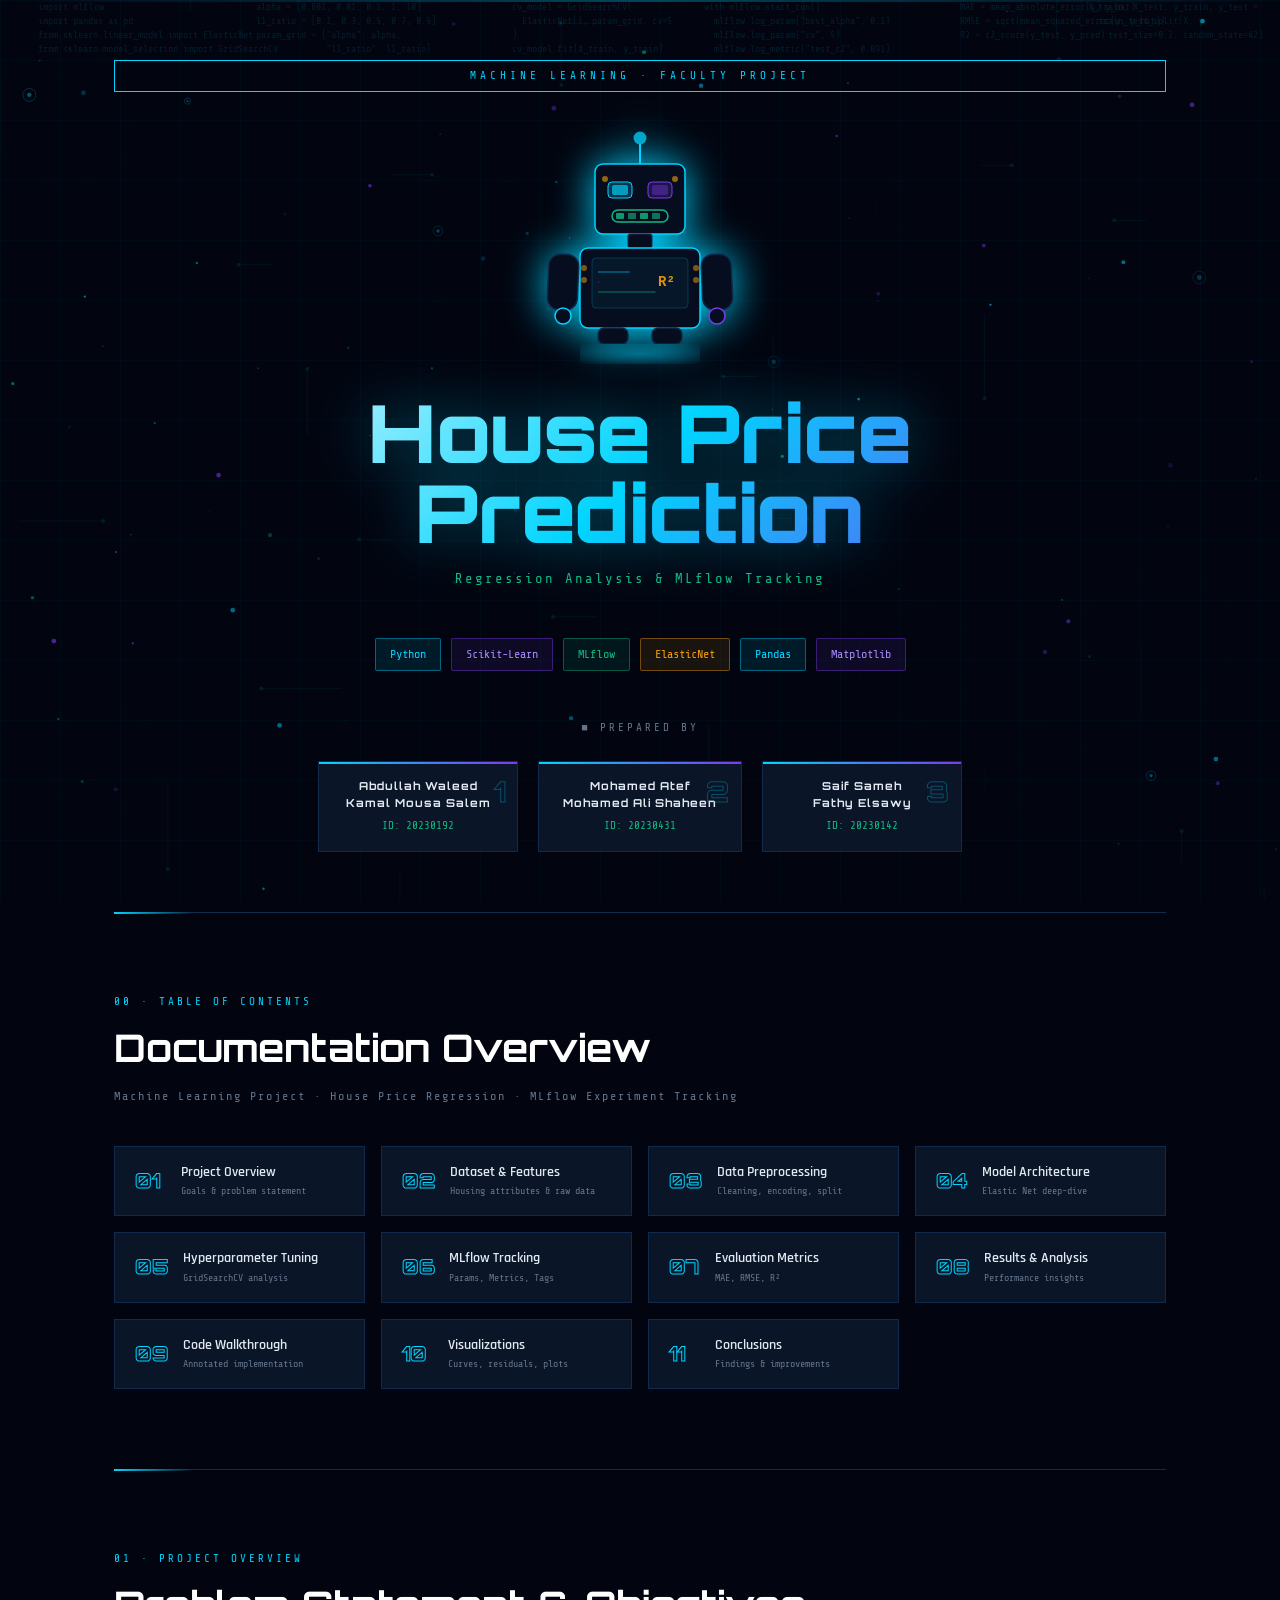
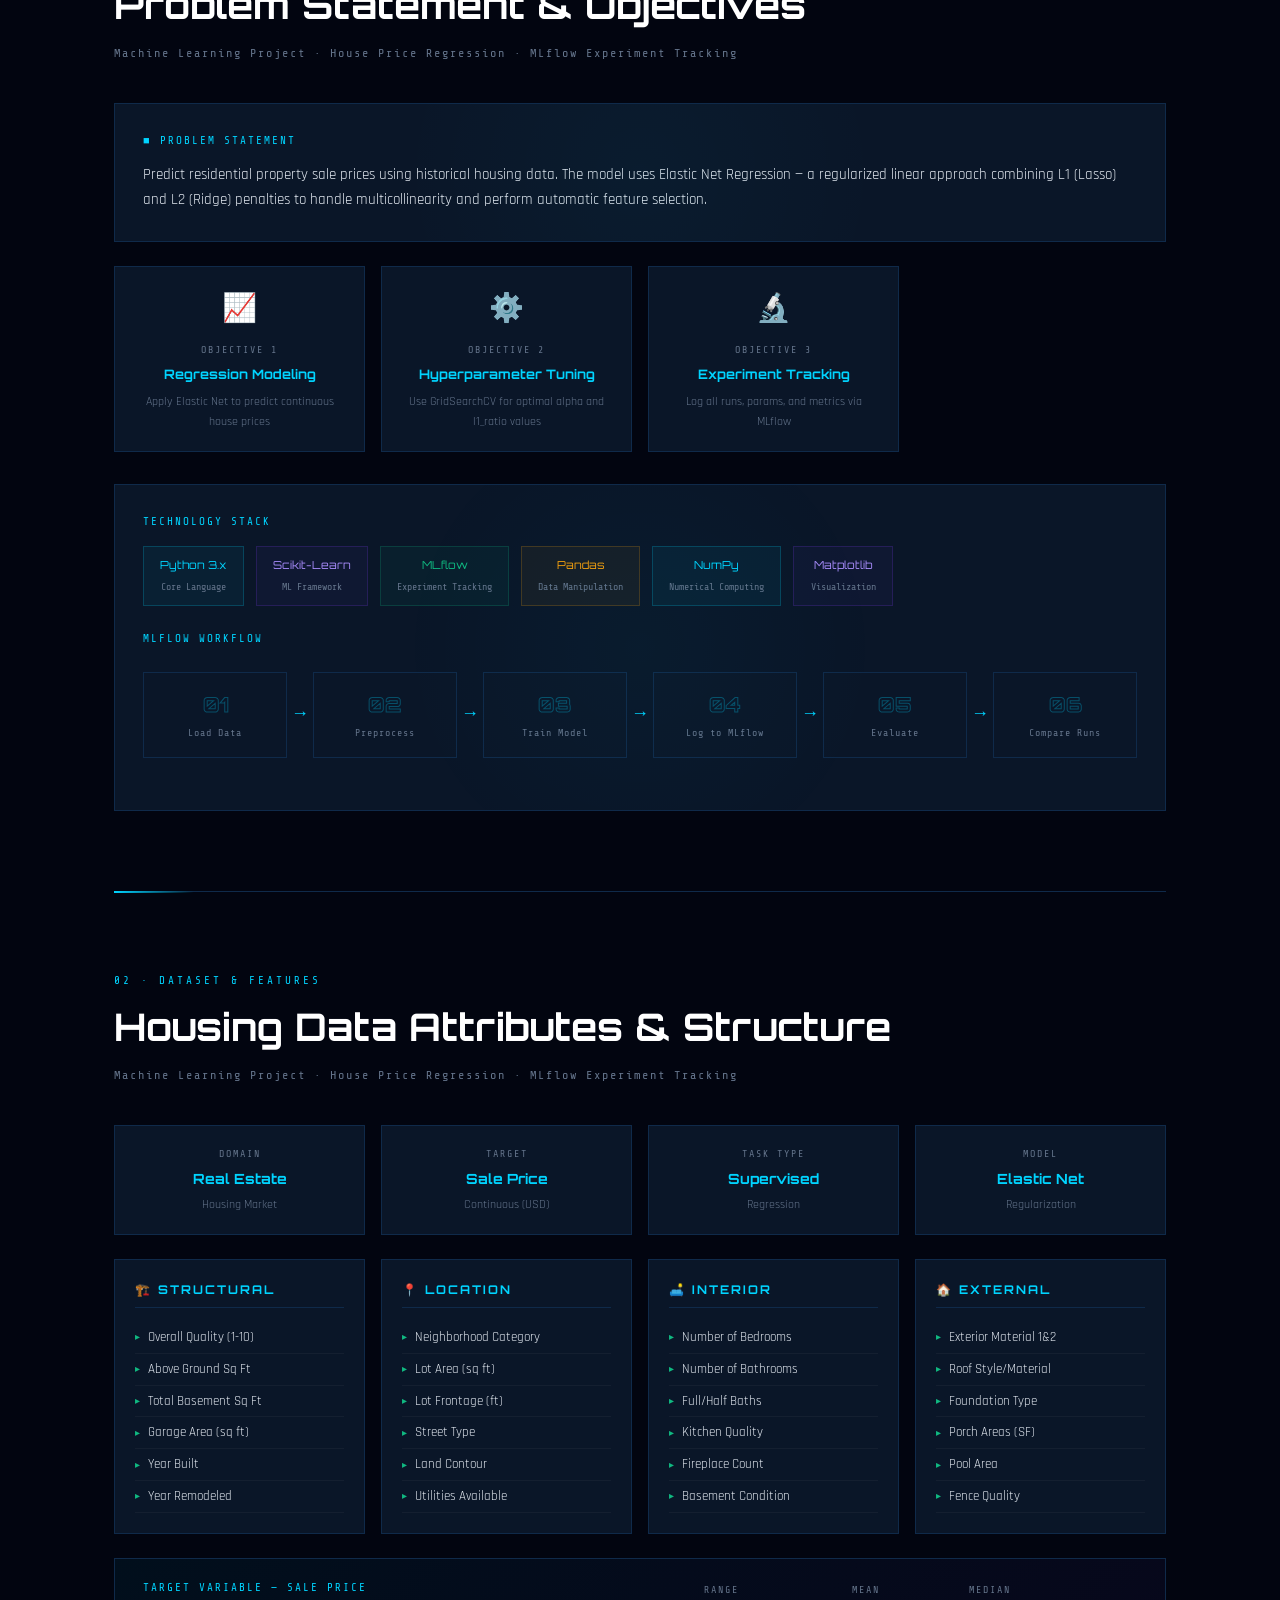
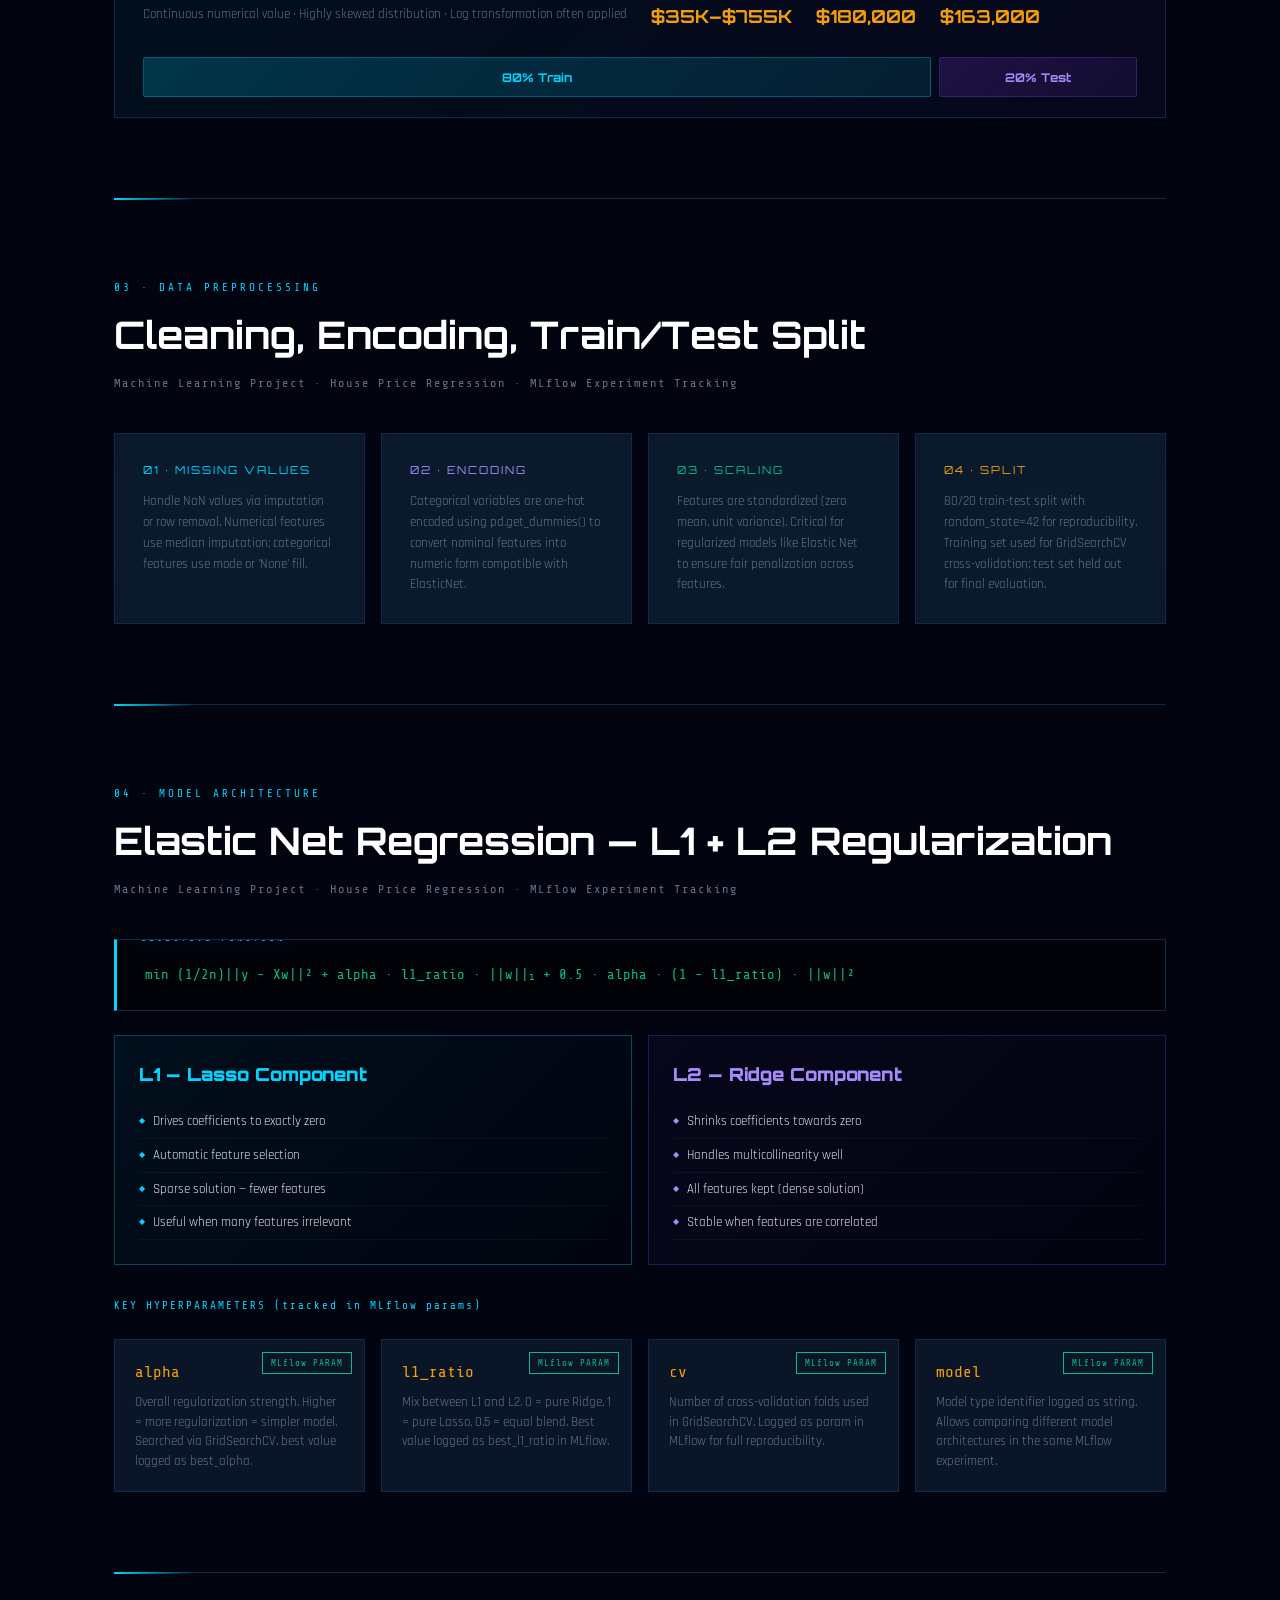
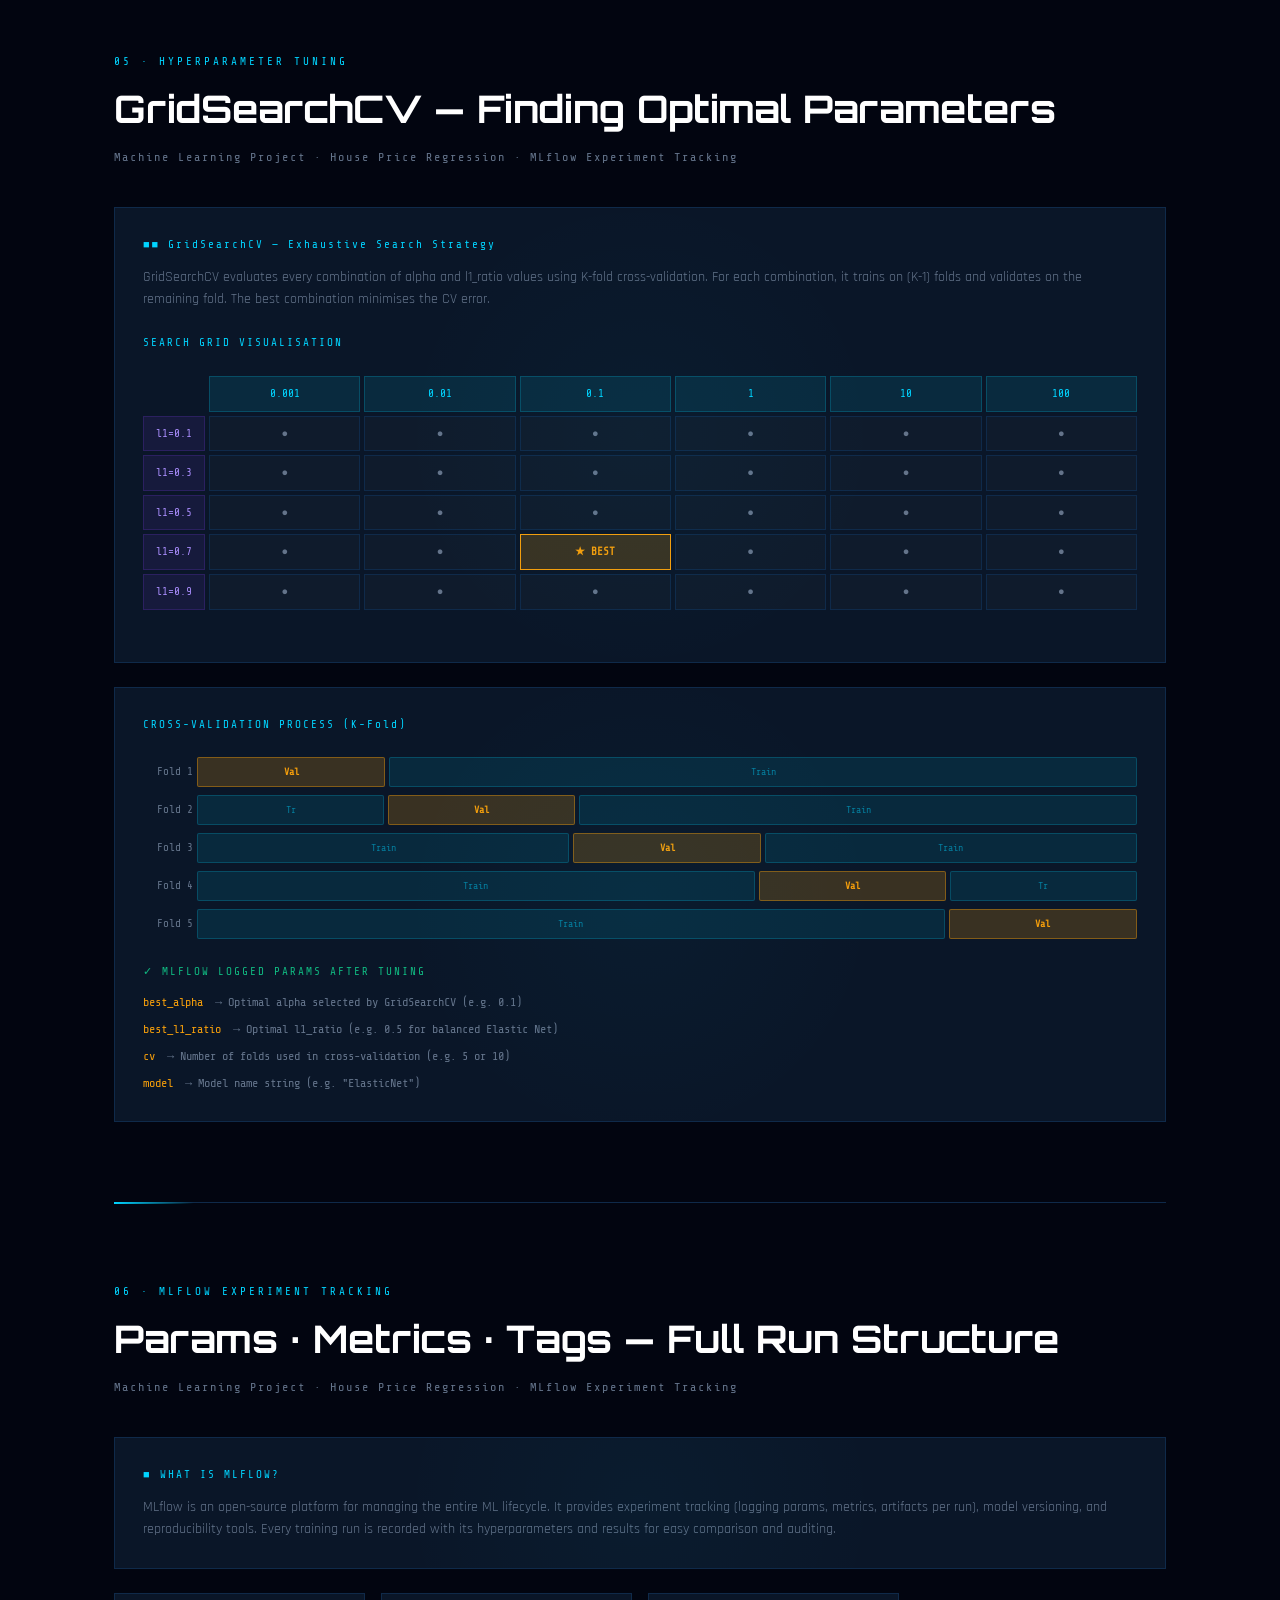
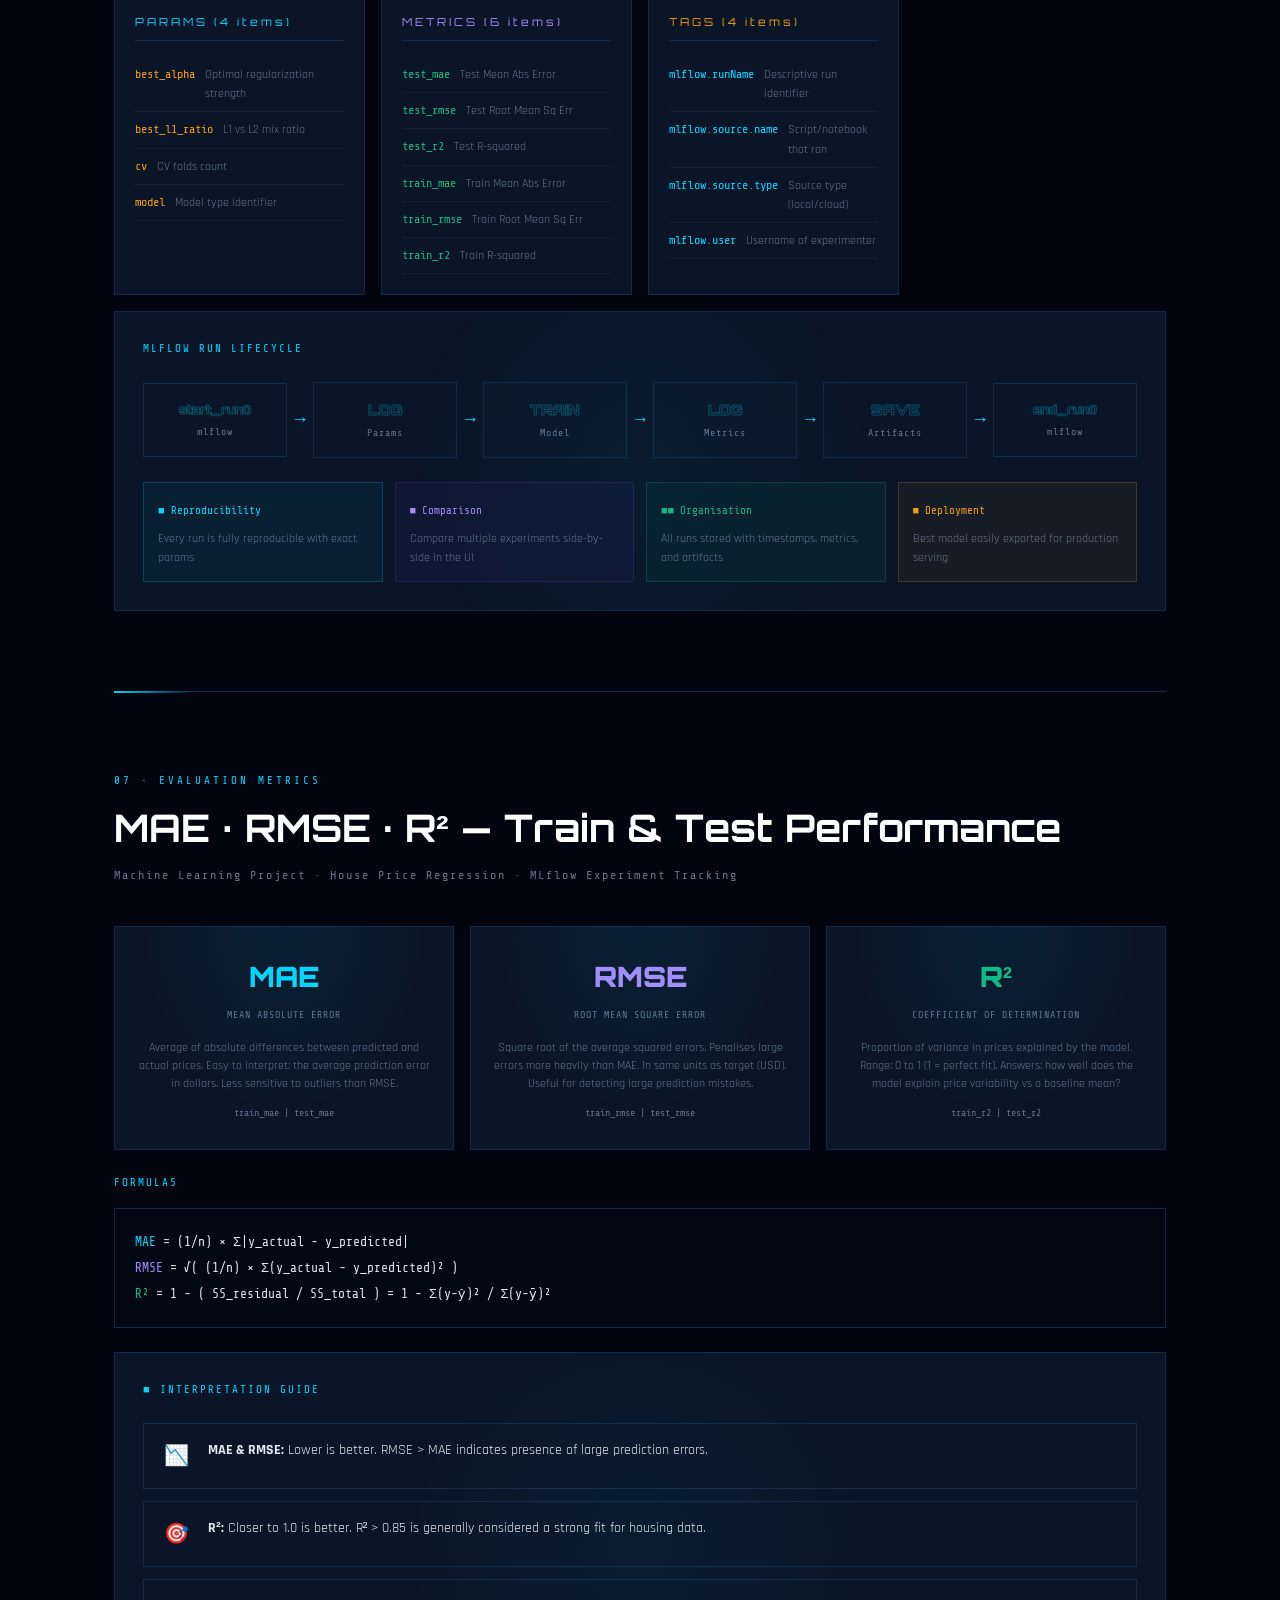
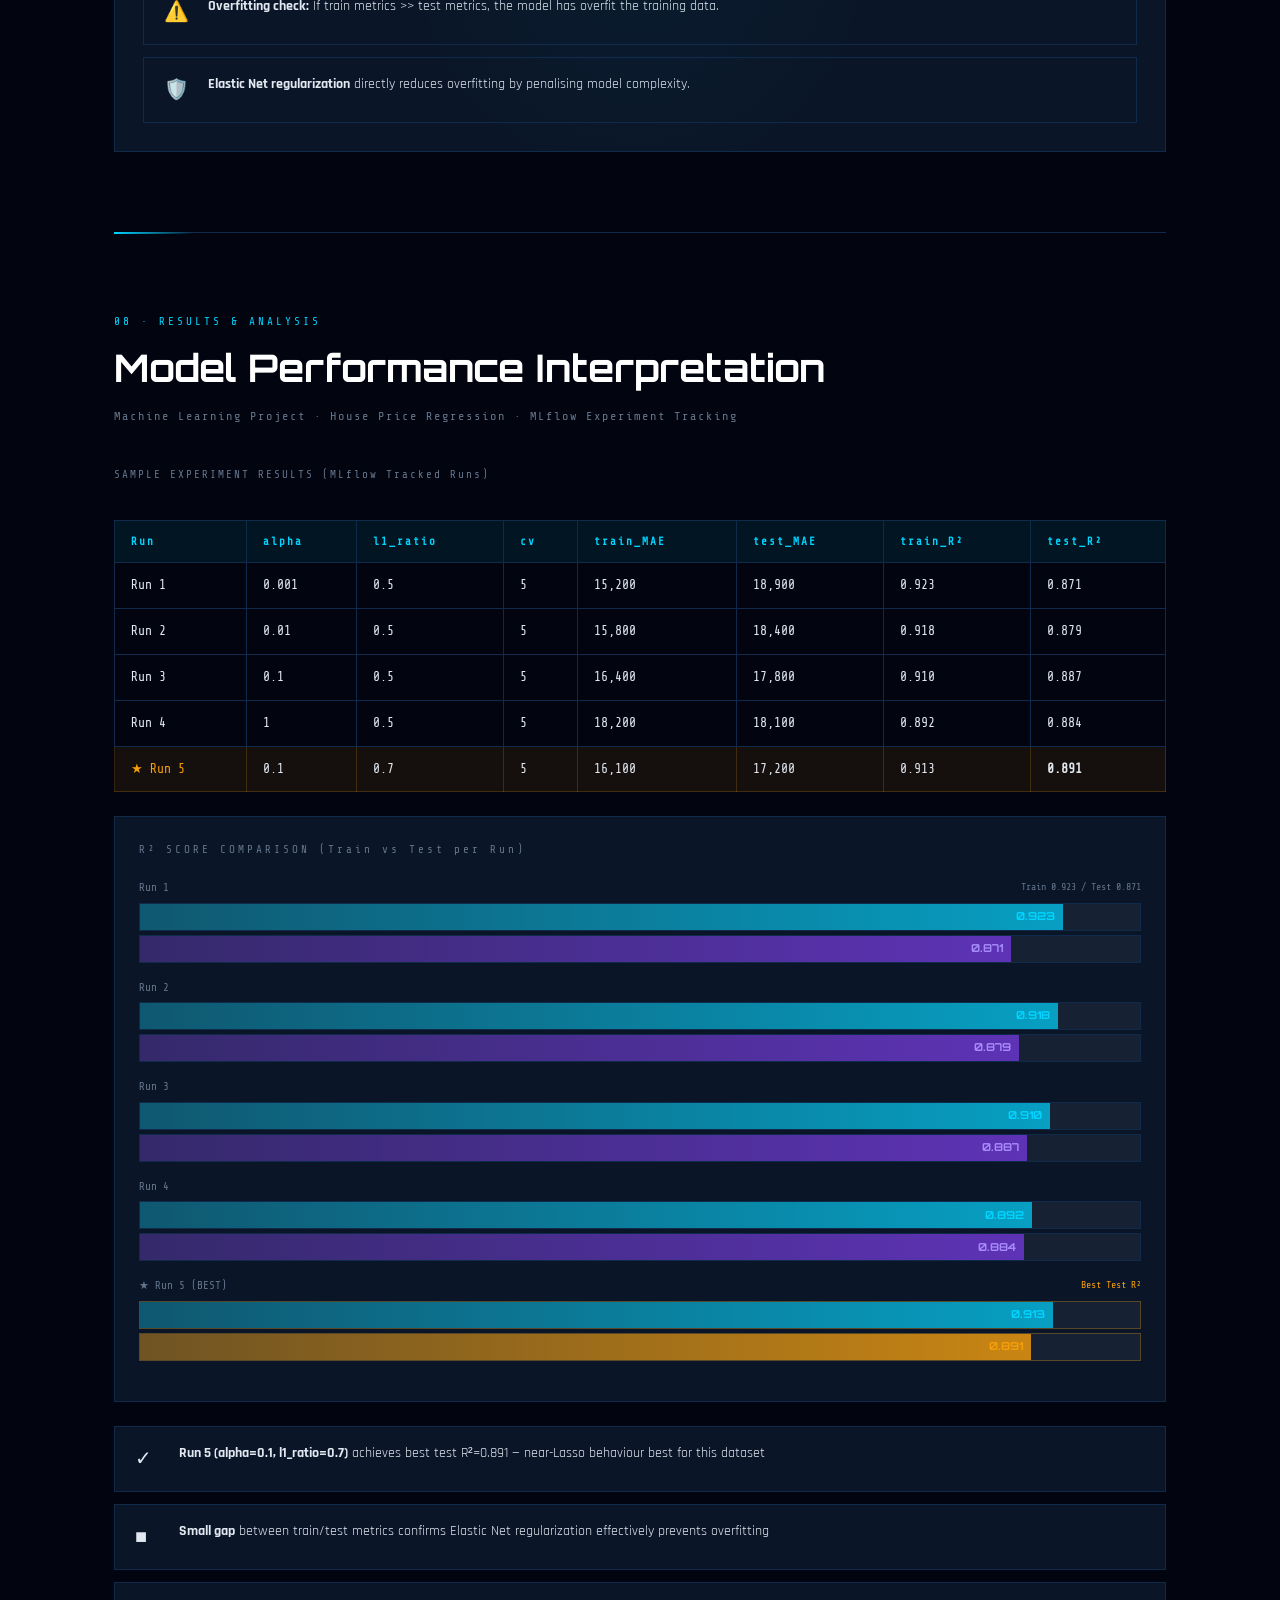
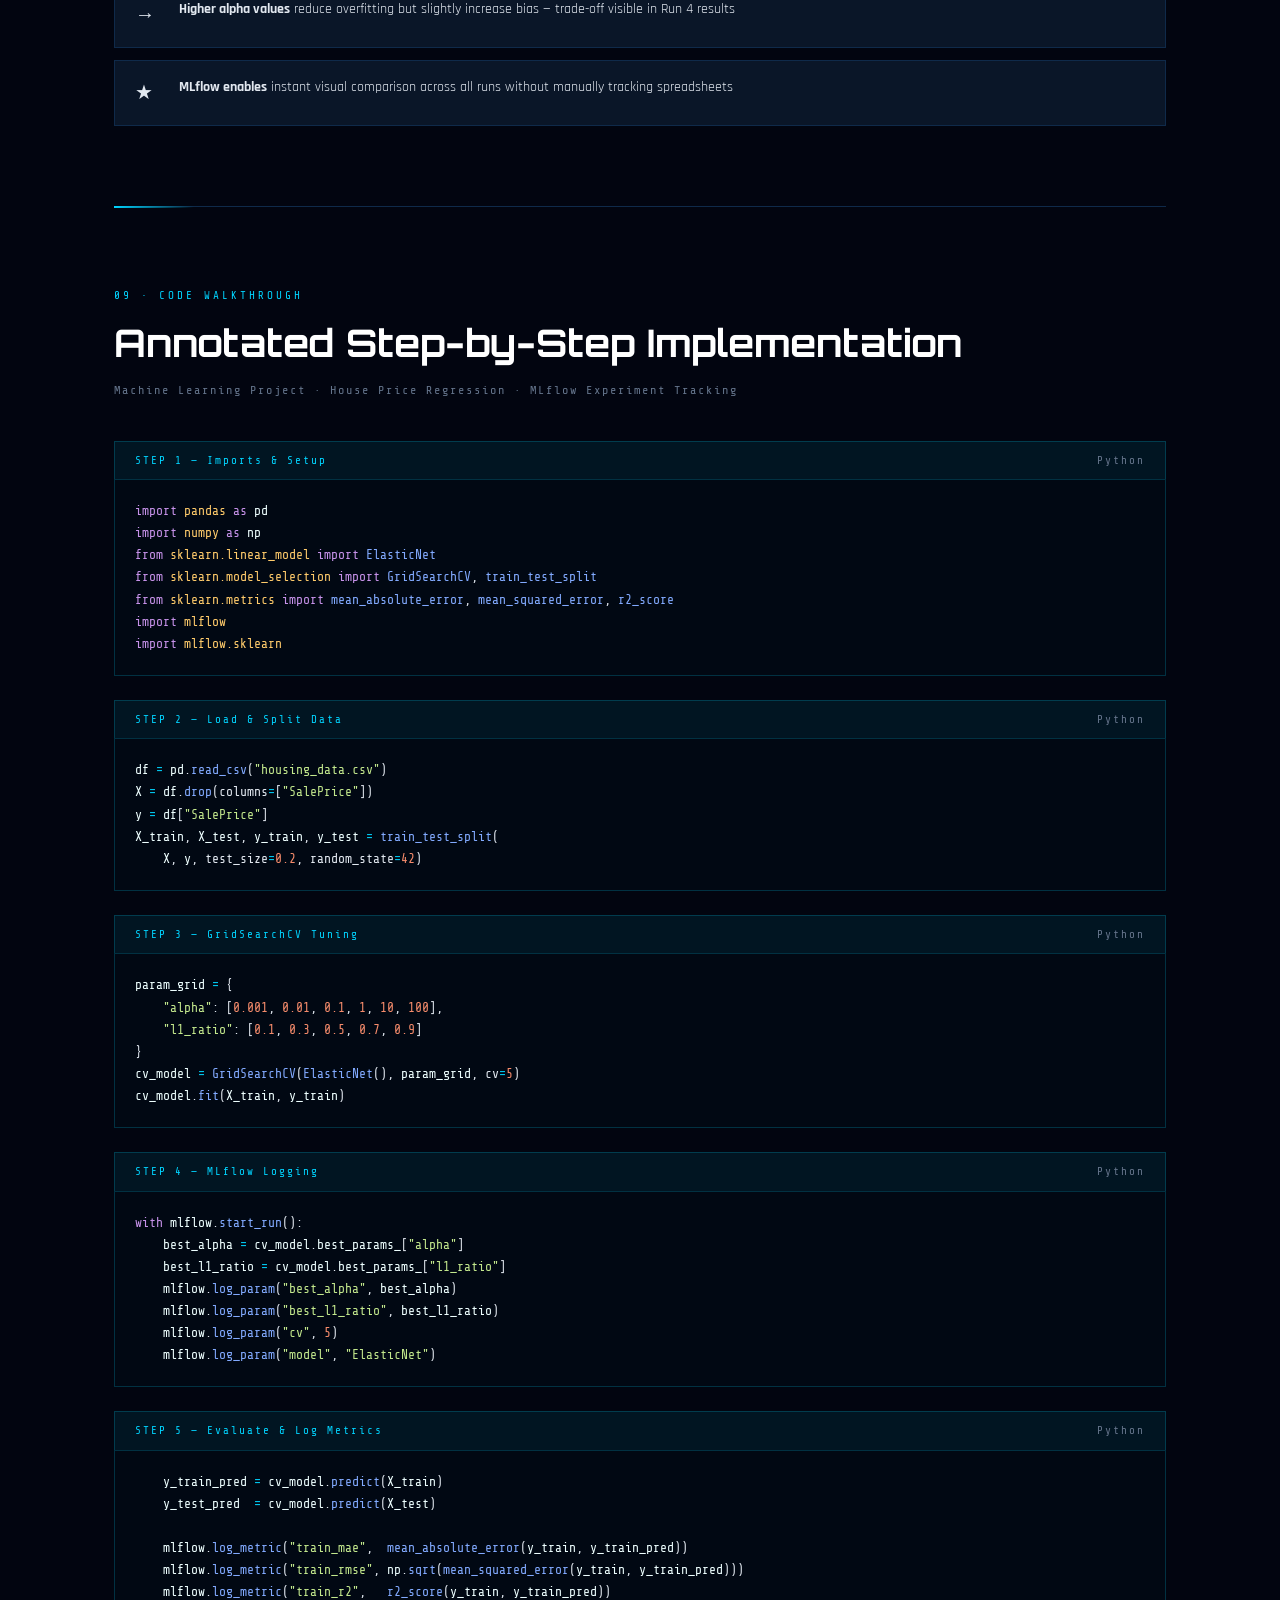
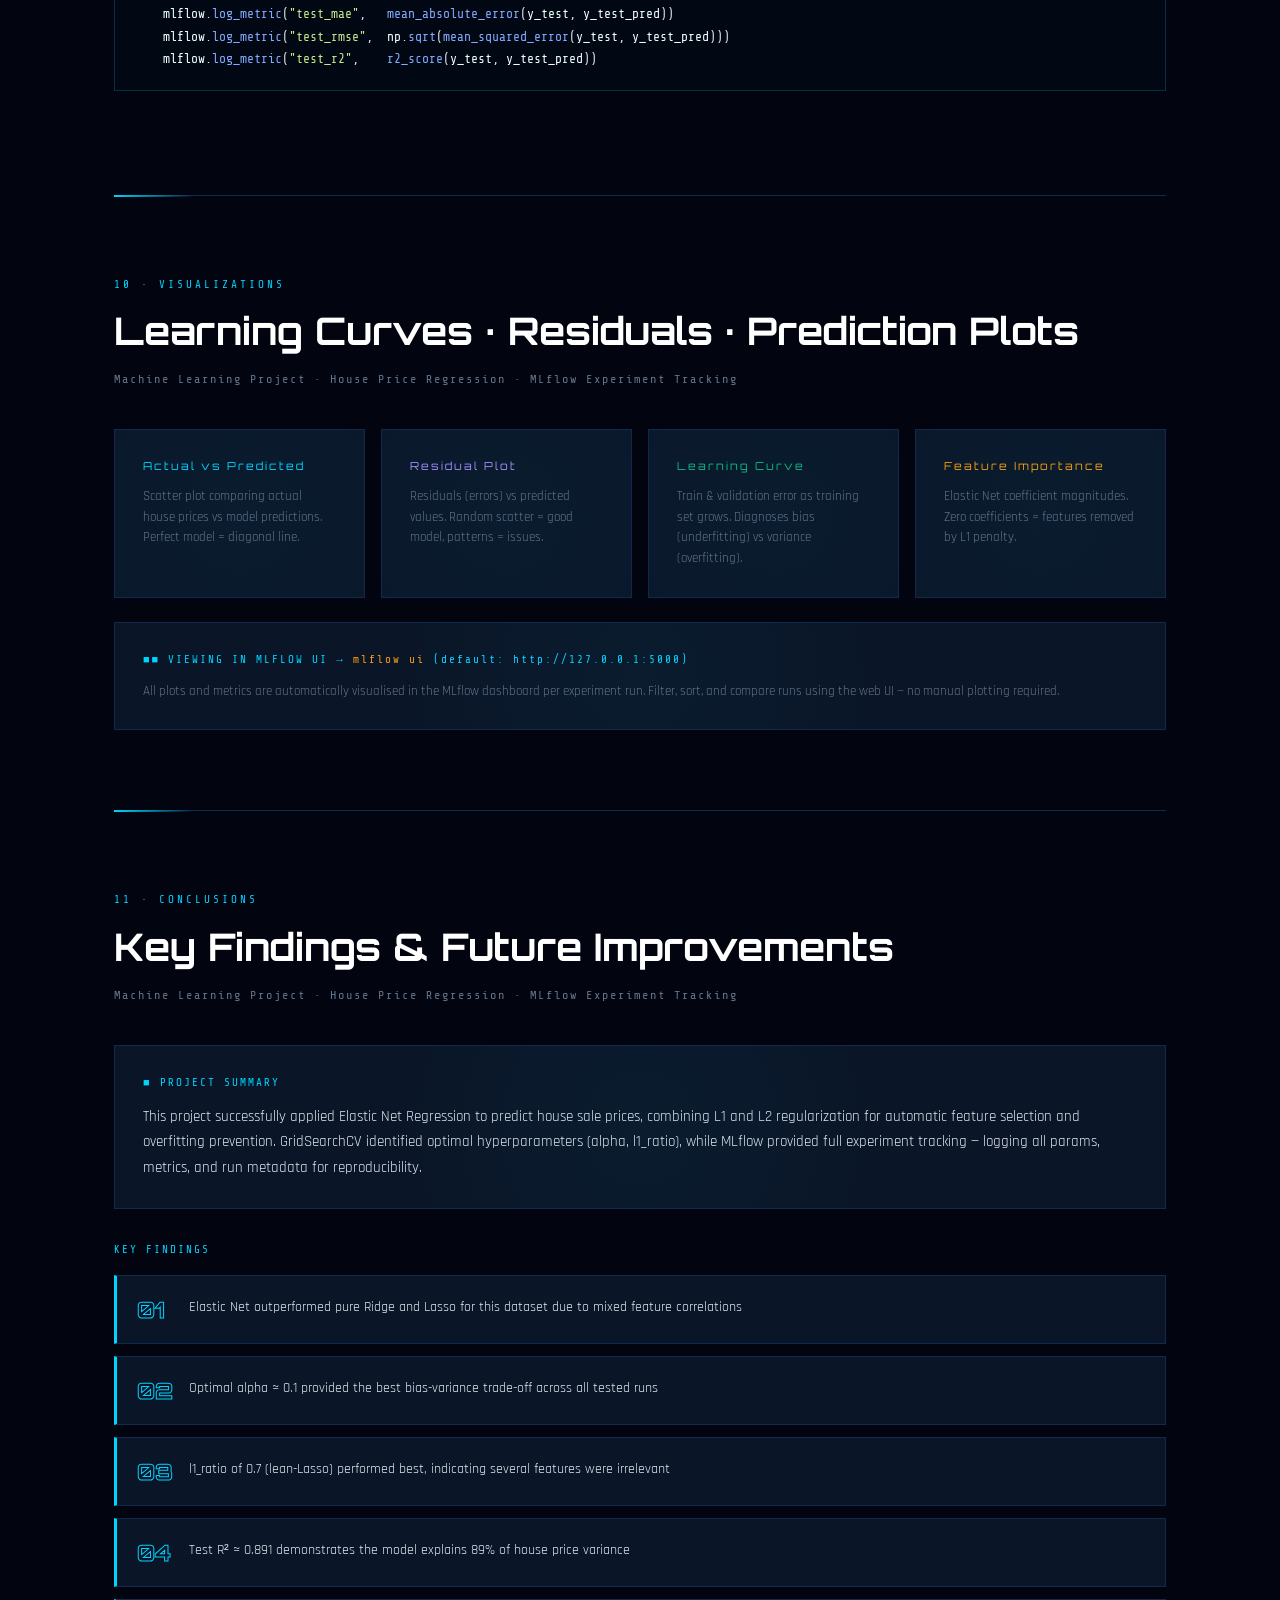
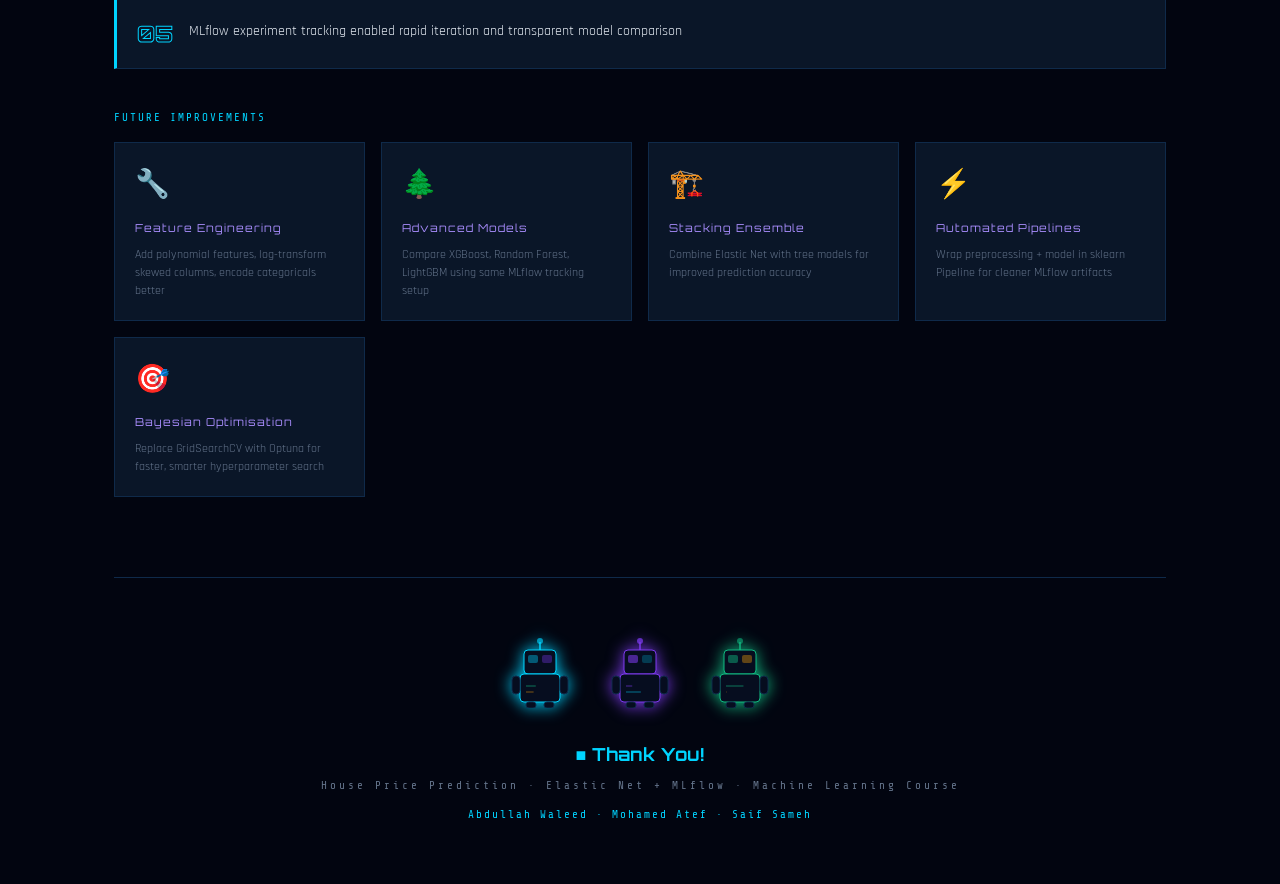
<file: Predict Apartment Prices in Egypt/house_price_ml_docs (1).html>
<!DOCTYPE html>
<html lang="en">
<head>
<meta charset="UTF-8">
<meta name="viewport" content="width=device-width, initial-scale=1.0">
<title>House Price Prediction — ML Documentation</title>
<link href="https://fonts.googleapis.com/css2?family=Orbitron:wght@400;700;900&family=Share+Tech+Mono&family=Rajdhani:wght@300;400;600;700&display=swap" rel="stylesheet">
<style>
:root {
  --bg: #020510;
  --surface: #060d1f;
  --card: #0a1628;
  --border: #0f2a4a;
  --accent1: #00d4ff;
  --accent2: #7c3aed;
  --accent3: #10b981;
  --accent4: #f59e0b;
  --text: #e2e8f0;
  --muted: #64748b;
  --glow1: rgba(0,212,255,0.15);
  --glow2: rgba(124,58,237,0.15);
}

*, *::before, *::after { box-sizing: border-box; margin: 0; padding: 0; }

html { scroll-behavior: smooth; }

body {
  font-family: 'Rajdhani', sans-serif;
  background: var(--bg);
  color: var(--text);
  overflow-x: hidden;
  line-height: 1.6;
}

/* ─── BACKGROUND CANVAS ─── */
#bg-canvas {
  position: fixed;
  top: 0; left: 0;
  width: 100%; height: 100%;
  z-index: 0;
  pointer-events: none;
}

/* ─── GRID OVERLAY ─── */
.grid-overlay {
  position: fixed;
  inset: 0;
  z-index: 1;
  pointer-events: none;
  background-image:
    linear-gradient(rgba(0,212,255,0.03) 1px, transparent 1px),
    linear-gradient(90deg, rgba(0,212,255,0.03) 1px, transparent 1px);
  background-size: 60px 60px;
}

/* ─── FLOATING CODE SNIPPETS ─── */
.floating-code {
  position: fixed;
  z-index: 1;
  font-family: 'Share Tech Mono', monospace;
  font-size: 10px;
  color: rgba(0,212,255,0.12);
  white-space: pre;
  pointer-events: none;
  animation: floatUp 20s linear infinite;
  line-height: 1.4;
}

@keyframes floatUp {
  0% { transform: translateY(100vh); opacity: 0; }
  5% { opacity: 1; }
  95% { opacity: 1; }
  100% { transform: translateY(-100vh); opacity: 0; }
}

/* ─── WRAPPER ─── */
.wrapper {
  position: relative;
  z-index: 10;
  max-width: 1100px;
  margin: 0 auto;
  padding: 0 24px;
}

/* ─── COVER PAGE ─── */
.cover {
  min-height: 100vh;
  display: flex;
  flex-direction: column;
  align-items: center;
  justify-content: center;
  text-align: center;
  position: relative;
  padding: 60px 24px;
}

.cover-badge {
  font-family: 'Share Tech Mono', monospace;
  font-size: 11px;
  color: var(--accent1);
  letter-spacing: 4px;
  text-transform: uppercase;
  border: 1px solid var(--accent1);
  padding: 6px 20px;
  margin-bottom: 32px;
  animation: pulse-border 2s ease-in-out infinite;
}

@keyframes pulse-border {
  0%,100% { box-shadow: 0 0 8px var(--accent1), inset 0 0 8px rgba(0,212,255,0.05); }
  50% { box-shadow: 0 0 20px var(--accent1), inset 0 0 20px rgba(0,212,255,0.1); }
}

.cover h1 {
  font-family: 'Orbitron', sans-serif;
  font-size: clamp(36px, 7vw, 80px);
  font-weight: 900;
  line-height: 1;
  margin-bottom: 16px;
  background: linear-gradient(135deg, #fff 0%, var(--accent1) 50%, var(--accent2) 100%);
  -webkit-background-clip: text;
  -webkit-text-fill-color: transparent;
  background-clip: text;
  text-shadow: none;
  filter: drop-shadow(0 0 30px rgba(0,212,255,0.4));
}

.cover-sub {
  font-family: 'Share Tech Mono', monospace;
  font-size: 14px;
  color: var(--accent3);
  letter-spacing: 2px;
  margin-bottom: 48px;
}

/* ─── ROBOT SVG ─── */
.robot-container {
  position: relative;
  margin: 0 auto 48px;
  width: 220px;
  height: 220px;
}

.robot-svg {
  width: 100%;
  height: 100%;
  filter: drop-shadow(0 0 20px var(--accent1));
  animation: robot-hover 3s ease-in-out infinite;
}

@keyframes robot-hover {
  0%,100% { transform: translateY(0px) rotate(0deg); }
  25% { transform: translateY(-10px) rotate(1deg); }
  75% { transform: translateY(-5px) rotate(-1deg); }
}

.robot-glow {
  position: absolute;
  bottom: -20px;
  left: 50%;
  transform: translateX(-50%);
  width: 120px;
  height: 20px;
  background: radial-gradient(ellipse, rgba(0,212,255,0.4), transparent);
  animation: glow-pulse 3s ease-in-out infinite;
}

@keyframes glow-pulse {
  0%,100% { opacity: 0.5; transform: translateX(-50%) scaleX(1); }
  50% { opacity: 1; transform: translateX(-50%) scaleX(1.3); }
}

/* ─── TECH TAGS ─── */
.tech-tags {
  display: flex;
  flex-wrap: wrap;
  gap: 10px;
  justify-content: center;
  margin-bottom: 48px;
}

.tech-tag {
  font-family: 'Share Tech Mono', monospace;
  font-size: 12px;
  padding: 6px 14px;
  border-radius: 2px;
  animation: tag-appear 0.5s ease backwards;
}

.tech-tag:nth-child(1) { background: rgba(0,212,255,0.1); border: 1px solid rgba(0,212,255,0.4); color: var(--accent1); animation-delay: 0.1s; }
.tech-tag:nth-child(2) { background: rgba(124,58,237,0.1); border: 1px solid rgba(124,58,237,0.4); color: #a78bfa; animation-delay: 0.2s; }
.tech-tag:nth-child(3) { background: rgba(16,185,129,0.1); border: 1px solid rgba(16,185,129,0.4); color: var(--accent3); animation-delay: 0.3s; }
.tech-tag:nth-child(4) { background: rgba(245,158,11,0.1); border: 1px solid rgba(245,158,11,0.4); color: var(--accent4); animation-delay: 0.4s; }
.tech-tag:nth-child(5) { background: rgba(0,212,255,0.1); border: 1px solid rgba(0,212,255,0.4); color: var(--accent1); animation-delay: 0.5s; }
.tech-tag:nth-child(6) { background: rgba(124,58,237,0.1); border: 1px solid rgba(124,58,237,0.4); color: #a78bfa; animation-delay: 0.6s; }

@keyframes tag-appear {
  from { opacity: 0; transform: translateY(20px); }
  to { opacity: 1; transform: translateY(0); }
}

/* ─── AUTHORS ─── */
.authors-grid {
  display: flex;
  gap: 20px;
  flex-wrap: wrap;
  justify-content: center;
}

.author-card {
  background: var(--card);
  border: 1px solid var(--border);
  padding: 16px 24px;
  text-align: center;
  position: relative;
  overflow: hidden;
  min-width: 200px;
}

.author-card::before {
  content: '';
  position: absolute;
  top: 0; left: 0; right: 0;
  height: 2px;
  background: linear-gradient(90deg, var(--accent1), var(--accent2));
}

.author-number {
  font-family: 'Orbitron', monospace;
  font-size: 28px;
  font-weight: 900;
  color: transparent;
  -webkit-text-stroke: 1px rgba(0,212,255,0.3);
  position: absolute;
  right: 12px; top: 8px;
}

.author-name {
  font-family: 'Orbitron', sans-serif;
  font-size: 11px;
  font-weight: 700;
  letter-spacing: 1px;
  color: var(--text);
  margin-bottom: 4px;
}

.author-id {
  font-family: 'Share Tech Mono', monospace;
  font-size: 11px;
  color: var(--accent3);
}

/* ─── SECTION DIVIDER ─── */
.section {
  padding: 80px 0;
  border-top: 1px solid var(--border);
  position: relative;
}

.section::before {
  content: '';
  position: absolute;
  top: -1px; left: 0;
  width: 80px;
  height: 2px;
  background: linear-gradient(90deg, var(--accent1), transparent);
}

.section-num {
  font-family: 'Share Tech Mono', monospace;
  font-size: 11px;
  color: var(--accent1);
  letter-spacing: 3px;
  margin-bottom: 8px;
  display: block;
}

.section-title {
  font-family: 'Orbitron', sans-serif;
  font-size: clamp(22px, 4vw, 38px);
  font-weight: 700;
  margin-bottom: 8px;
  color: #fff;
}

.section-sub {
  font-family: 'Share Tech Mono', monospace;
  font-size: 12px;
  color: var(--muted);
  letter-spacing: 2px;
  margin-bottom: 40px;
}

/* ─── CARDS ─── */
.card {
  background: var(--card);
  border: 1px solid var(--border);
  padding: 28px;
  position: relative;
  overflow: hidden;
  transition: border-color 0.3s, transform 0.3s;
}

.card:hover {
  border-color: var(--accent1);
  transform: translateY(-2px);
}

.card::after {
  content: '';
  position: absolute;
  inset: 0;
  background: radial-gradient(600px at var(--mouse-x, 50%) var(--mouse-y, 50%), rgba(0,212,255,0.03), transparent 40%);
  pointer-events: none;
}

.card-accent {
  position: absolute;
  top: 0; left: 0; right: 0;
  height: 2px;
  background: linear-gradient(90deg, var(--accent1), var(--accent2));
  transform: scaleX(0);
  transform-origin: left;
  transition: transform 0.3s;
}

.card:hover .card-accent { transform: scaleX(1); }

/* ─── TOC ─── */
.toc-grid {
  display: grid;
  grid-template-columns: repeat(auto-fill, minmax(220px, 1fr));
  gap: 16px;
}

.toc-item {
  background: var(--card);
  border: 1px solid var(--border);
  padding: 16px 20px;
  display: flex;
  align-items: center;
  gap: 14px;
  cursor: pointer;
  transition: all 0.3s;
  text-decoration: none;
  color: inherit;
}

.toc-item:hover {
  border-color: var(--accent1);
  background: rgba(0,212,255,0.05);
  transform: translateX(4px);
}

.toc-num {
  font-family: 'Orbitron', monospace;
  font-size: 20px;
  font-weight: 900;
  color: transparent;
  -webkit-text-stroke: 1px var(--accent1);
  min-width: 32px;
}

.toc-label {
  font-family: 'Rajdhani', sans-serif;
  font-size: 14px;
  font-weight: 600;
  line-height: 1.3;
}

.toc-desc {
  font-family: 'Share Tech Mono', monospace;
  font-size: 10px;
  color: var(--muted);
  margin-top: 2px;
}

/* ─── INFO CARDS ─── */
.info-grid {
  display: grid;
  grid-template-columns: repeat(auto-fill, minmax(200px, 1fr));
  gap: 16px;
  margin-bottom: 32px;
}

.info-card {
  background: var(--card);
  border: 1px solid var(--border);
  padding: 20px;
  text-align: center;
}

.info-icon {
  font-size: 28px;
  margin-bottom: 10px;
}

.info-label {
  font-family: 'Share Tech Mono', monospace;
  font-size: 10px;
  color: var(--muted);
  letter-spacing: 2px;
  margin-bottom: 6px;
}

.info-value {
  font-family: 'Orbitron', sans-serif;
  font-size: 14px;
  font-weight: 700;
  color: var(--accent1);
}

/* ─── FEATURE CATEGORIES ─── */
.feat-grid {
  display: grid;
  grid-template-columns: repeat(auto-fill, minmax(240px, 1fr));
  gap: 16px;
}

.feat-card {
  background: var(--card);
  border: 1px solid var(--border);
  padding: 20px;
}

.feat-card-title {
  font-family: 'Orbitron', sans-serif;
  font-size: 12px;
  font-weight: 700;
  letter-spacing: 2px;
  color: var(--accent1);
  margin-bottom: 14px;
  padding-bottom: 8px;
  border-bottom: 1px solid var(--border);
}

.feat-item {
  font-size: 13px;
  padding: 5px 0;
  color: var(--text);
  border-bottom: 1px solid rgba(255,255,255,0.04);
  display: flex;
  align-items: center;
  gap: 8px;
}

.feat-item::before {
  content: '▸';
  color: var(--accent3);
  font-size: 10px;
}

/* ─── TARGET BAR ─── */
.target-box {
  background: linear-gradient(135deg, rgba(0,212,255,0.05), rgba(124,58,237,0.05));
  border: 1px solid var(--border);
  padding: 20px 28px;
  margin-top: 24px;
  display: flex;
  gap: 24px;
  flex-wrap: wrap;
  align-items: center;
}

.target-stat {
  text-align: center;
}

.target-stat-label {
  font-family: 'Share Tech Mono', monospace;
  font-size: 10px;
  color: var(--muted);
  letter-spacing: 2px;
  margin-bottom: 4px;
}

.target-stat-val {
  font-family: 'Orbitron', sans-serif;
  font-size: 18px;
  font-weight: 700;
  color: var(--accent4);
}

.split-bars {
  display: flex;
  gap: 8px;
  flex: 1;
  min-width: 200px;
}

.split-bar {
  height: 40px;
  display: flex;
  align-items: center;
  justify-content: center;
  font-family: 'Orbitron', sans-serif;
  font-size: 12px;
  font-weight: 700;
  border-radius: 2px;
}

.split-train {
  flex: 4;
  background: linear-gradient(135deg, rgba(0,212,255,0.2), rgba(0,212,255,0.1));
  border: 1px solid rgba(0,212,255,0.3);
  color: var(--accent1);
}

.split-test {
  flex: 1;
  background: linear-gradient(135deg, rgba(124,58,237,0.2), rgba(124,58,237,0.1));
  border: 1px solid rgba(124,58,237,0.3);
  color: #a78bfa;
}

/* ─── EQUATION ─── */
.equation-box {
  background: rgba(0,0,0,0.4);
  border: 1px solid var(--border);
  border-left: 3px solid var(--accent1);
  padding: 24px 28px;
  font-family: 'Share Tech Mono', monospace;
  font-size: 14px;
  color: var(--accent3);
  margin: 24px 0;
  overflow-x: auto;
  position: relative;
}

.equation-box::before {
  content: 'OBJECTIVE FUNCTION';
  position: absolute;
  top: -10px; left: 16px;
  font-size: 10px;
  letter-spacing: 3px;
  color: var(--accent1);
  background: var(--bg);
  padding: 0 8px;
}

/* ─── PARAM CARDS ─── */
.param-grid {
  display: grid;
  grid-template-columns: repeat(auto-fill, minmax(240px, 1fr));
  gap: 16px;
  margin-top: 24px;
}

.param-card {
  background: var(--card);
  border: 1px solid var(--border);
  padding: 20px;
  position: relative;
}

.param-name {
  font-family: 'Share Tech Mono', monospace;
  font-size: 16px;
  color: var(--accent4);
  margin-bottom: 8px;
}

.param-desc {
  font-size: 13px;
  color: var(--muted);
  line-height: 1.5;
}

.param-badge {
  position: absolute;
  top: 12px; right: 12px;
  font-family: 'Share Tech Mono', monospace;
  font-size: 9px;
  padding: 3px 8px;
  border: 1px solid var(--accent3);
  color: var(--accent3);
  letter-spacing: 1px;
}

/* ─── L1 L2 GRID ─── */
.reg-grid {
  display: grid;
  grid-template-columns: 1fr 1fr;
  gap: 16px;
  margin-top: 24px;
}

.reg-card {
  padding: 24px;
  border: 1px solid var(--border);
}

.reg-card.l1 {
  background: linear-gradient(135deg, rgba(0,212,255,0.05), transparent);
  border-color: rgba(0,212,255,0.3);
}

.reg-card.l2 {
  background: linear-gradient(135deg, rgba(124,58,237,0.05), transparent);
  border-color: rgba(124,58,237,0.3);
}

.reg-title {
  font-family: 'Orbitron', sans-serif;
  font-size: 18px;
  font-weight: 900;
  margin-bottom: 16px;
}

.reg-card.l1 .reg-title { color: var(--accent1); }
.reg-card.l2 .reg-title { color: #a78bfa; }

.reg-item {
  font-size: 13px;
  padding: 6px 0;
  border-bottom: 1px solid rgba(255,255,255,0.04);
  display: flex;
  align-items: flex-start;
  gap: 8px;
}

.reg-card.l1 .reg-item::before { content: '◆'; color: var(--accent1); font-size: 8px; margin-top: 4px; }
.reg-card.l2 .reg-item::before { content: '◆'; color: #a78bfa; font-size: 8px; margin-top: 4px; }

/* ─── GRID SEARCH VIZ ─── */
.grid-search {
  display: grid;
  grid-template-columns: auto repeat(6, 1fr);
  gap: 4px;
  margin: 24px 0;
  font-family: 'Share Tech Mono', monospace;
  font-size: 11px;
}

.gs-header {
  background: rgba(0,212,255,0.1);
  border: 1px solid rgba(0,212,255,0.2);
  padding: 8px 4px;
  text-align: center;
  color: var(--accent1);
  display: flex;
  align-items: center;
  justify-content: center;
}

.gs-label {
  background: rgba(124,58,237,0.1);
  border: 1px solid rgba(124,58,237,0.2);
  padding: 8px 12px;
  color: #a78bfa;
  display: flex;
  align-items: center;
  justify-content: flex-end;
}

.gs-cell {
  background: rgba(255,255,255,0.02);
  border: 1px solid var(--border);
  padding: 8px 4px;
  text-align: center;
  display: flex;
  align-items: center;
  justify-content: center;
  transition: background 0.3s;
  cursor: pointer;
  color: var(--muted);
}

.gs-cell:hover { background: rgba(0,212,255,0.1); color: var(--accent1); }

.gs-cell.best {
  background: rgba(245,158,11,0.2);
  border-color: var(--accent4);
  color: var(--accent4);
  font-weight: bold;
  animation: best-pulse 2s ease-in-out infinite;
}

@keyframes best-pulse {
  0%,100% { box-shadow: 0 0 8px rgba(245,158,11,0.3); }
  50% { box-shadow: 0 0 20px rgba(245,158,11,0.6); }
}

/* ─── CV FOLDS ─── */
.cv-folds {
  display: flex;
  flex-direction: column;
  gap: 8px;
  margin-top: 24px;
}

.cv-fold {
  display: flex;
  gap: 4px;
  align-items: center;
  font-family: 'Share Tech Mono', monospace;
  font-size: 11px;
}

.cv-fold-label {
  color: var(--muted);
  width: 50px;
  text-align: right;
}

.cv-segment {
  height: 30px;
  flex: 1;
  display: flex;
  align-items: center;
  justify-content: center;
  font-size: 10px;
  border-radius: 2px;
  transition: all 0.3s;
}

.cv-train {
  background: rgba(0,212,255,0.1);
  border: 1px solid rgba(0,212,255,0.2);
  color: rgba(0,212,255,0.5);
}

.cv-val {
  background: rgba(245,158,11,0.2);
  border: 1px solid rgba(245,158,11,0.4);
  color: var(--accent4);
  font-weight: bold;
}

/* ─── MLFLOW PIPELINE ─── */
.pipeline {
  display: flex;
  align-items: center;
  flex-wrap: wrap;
  gap: 0;
  margin: 24px 0;
}

.pipe-step {
  background: var(--card);
  border: 1px solid var(--border);
  padding: 16px 20px;
  text-align: center;
  flex: 1;
  min-width: 100px;
  position: relative;
  transition: all 0.3s;
}

.pipe-step:hover {
  border-color: var(--accent1);
  background: rgba(0,212,255,0.05);
}

.pipe-step-num {
  font-family: 'Orbitron', monospace;
  font-size: 20px;
  font-weight: 900;
  color: transparent;
  -webkit-text-stroke: 1px rgba(0,212,255,0.3);
}

.pipe-step-label {
  font-family: 'Share Tech Mono', monospace;
  font-size: 10px;
  letter-spacing: 1px;
  color: var(--muted);
  margin-top: 4px;
}

.pipe-arrow {
  color: var(--accent1);
  font-size: 18px;
  padding: 0 4px;
  flex-shrink: 0;
}

/* ─── MLFlow cards ─── */
.mlflow-grid {
  display: grid;
  grid-template-columns: repeat(auto-fill, minmax(240px, 1fr));
  gap: 16px;
  margin-top: 24px;
}

.mlflow-group {
  background: var(--card);
  border: 1px solid var(--border);
  padding: 20px;
}

.mlflow-group-title {
  font-family: 'Orbitron', sans-serif;
  font-size: 11px;
  letter-spacing: 3px;
  margin-bottom: 16px;
  padding-bottom: 8px;
  border-bottom: 1px solid var(--border);
}

.mlflow-item {
  display: flex;
  align-items: flex-start;
  gap: 10px;
  padding: 8px 0;
  border-bottom: 1px solid rgba(255,255,255,0.04);
}

.mlflow-key {
  font-family: 'Share Tech Mono', monospace;
  font-size: 12px;
  flex-shrink: 0;
}

.mlflow-val {
  font-size: 12px;
  color: var(--muted);
}

/* ─── METRICS ─── */
.metrics-trio {
  display: grid;
  grid-template-columns: repeat(3, 1fr);
  gap: 16px;
  margin: 24px 0;
}

.metric-big {
  background: var(--card);
  border: 1px solid var(--border);
  padding: 28px 20px;
  text-align: center;
  position: relative;
  overflow: hidden;
}

.metric-big::before {
  content: '';
  position: absolute;
  inset: 0;
  background: radial-gradient(ellipse at top, rgba(0,212,255,0.05), transparent 60%);
}

.metric-name {
  font-family: 'Orbitron', sans-serif;
  font-size: 28px;
  font-weight: 900;
  margin-bottom: 8px;
}

.metric-big:nth-child(1) .metric-name { color: var(--accent1); }
.metric-big:nth-child(2) .metric-name { color: #a78bfa; }
.metric-big:nth-child(3) .metric-name { color: var(--accent3); }

.metric-full {
  font-family: 'Share Tech Mono', monospace;
  font-size: 10px;
  color: var(--muted);
  letter-spacing: 1px;
  margin-bottom: 16px;
}

.metric-desc {
  font-size: 12px;
  color: var(--muted);
  line-height: 1.5;
}

.formula-box {
  background: rgba(0,0,0,0.4);
  border: 1px solid var(--border);
  padding: 14px 20px;
  margin-top: 12px;
  font-family: 'Share Tech Mono', monospace;
  font-size: 12px;
  color: var(--accent3);
}

/* ─── RESULTS TABLE ─── */
.results-table {
  width: 100%;
  border-collapse: collapse;
  font-family: 'Share Tech Mono', monospace;
  font-size: 13px;
  margin-top: 24px;
}

.results-table th {
  background: rgba(0,212,255,0.08);
  border: 1px solid var(--border);
  padding: 12px 16px;
  text-align: left;
  color: var(--accent1);
  font-size: 11px;
  letter-spacing: 2px;
}

.results-table td {
  border: 1px solid var(--border);
  padding: 12px 16px;
  color: var(--text);
  transition: background 0.2s;
}

.results-table tr:hover td { background: rgba(0,212,255,0.03); }

.results-table .best-row td {
  background: rgba(245,158,11,0.08);
  border-color: rgba(245,158,11,0.2);
}

.best-star {
  color: var(--accent4);
}

/* ─── R2 CHART ─── */
.r2-chart {
  margin-top: 24px;
  padding: 24px;
  background: var(--card);
  border: 1px solid var(--border);
}

.r2-chart-title {
  font-family: 'Share Tech Mono', monospace;
  font-size: 11px;
  color: var(--muted);
  letter-spacing: 3px;
  margin-bottom: 20px;
}

.r2-bar-group {
  margin-bottom: 16px;
}

.r2-bar-label {
  font-family: 'Share Tech Mono', monospace;
  font-size: 11px;
  color: var(--muted);
  margin-bottom: 6px;
  display: flex;
  justify-content: space-between;
}

.r2-bar-track {
  background: rgba(255,255,255,0.05);
  border: 1px solid var(--border);
  height: 28px;
  position: relative;
  overflow: hidden;
}

.r2-bar-fill {
  height: 100%;
  display: flex;
  align-items: center;
  padding-right: 8px;
  justify-content: flex-end;
  font-family: 'Orbitron', monospace;
  font-size: 11px;
  font-weight: 700;
  transition: width 1.5s ease;
  animation: bar-grow 1.5s ease both;
}

.r2-train { background: linear-gradient(90deg, rgba(0,212,255,0.3), rgba(0,212,255,0.7)); color: var(--accent1); }
.r2-test { background: linear-gradient(90deg, rgba(124,58,237,0.3), rgba(124,58,237,0.7)); color: #a78bfa; }

@keyframes bar-grow {
  from { width: 0 !important; }
}

/* ─── CODE BLOCK ─── */
.code-section {
  margin-top: 24px;
}

.code-step {
  margin-bottom: 24px;
}

.code-step-header {
  background: rgba(0,212,255,0.08);
  border: 1px solid rgba(0,212,255,0.2);
  border-bottom: none;
  padding: 10px 20px;
  font-family: 'Share Tech Mono', monospace;
  font-size: 11px;
  color: var(--accent1);
  letter-spacing: 2px;
  display: flex;
  justify-content: space-between;
  align-items: center;
}

.code-step-header span:last-child {
  color: var(--muted);
}

.code-block {
  background: #010813;
  border: 1px solid rgba(0,212,255,0.2);
  padding: 20px;
  font-family: 'Share Tech Mono', monospace;
  font-size: 13px;
  line-height: 1.7;
  overflow-x: auto;
  white-space: pre;
}

.c-kw { color: #c792ea; }
.c-fn { color: #82aaff; }
.c-str { color: #c3e88d; }
.c-cm { color: #546e7a; font-style: italic; }
.c-num { color: #f78c6c; }
.c-var { color: #eeffff; }
.c-pkg { color: #ffcb6b; }
.c-op { color: var(--accent1); }

/* ─── INSIGHTS ─── */
.insights-list {
  display: flex;
  flex-direction: column;
  gap: 12px;
  margin-top: 24px;
}

.insight {
  background: var(--card);
  border: 1px solid var(--border);
  padding: 16px 20px;
  display: flex;
  align-items: flex-start;
  gap: 16px;
  transition: all 0.3s;
}

.insight:hover {
  border-color: var(--accent1);
  transform: translateX(4px);
}

.insight-icon {
  font-size: 20px;
  min-width: 28px;
}

.insight-text {
  font-size: 14px;
  line-height: 1.5;
}

/* ─── CONCLUSION ─── */
.findings-grid {
  display: flex;
  flex-direction: column;
  gap: 12px;
  margin-bottom: 40px;
}

.finding {
  background: var(--card);
  border: 1px solid var(--border);
  border-left: 3px solid var(--accent1);
  padding: 16px 20px;
  display: flex;
  align-items: flex-start;
  gap: 16px;
}

.finding-num {
  font-family: 'Orbitron', monospace;
  font-size: 22px;
  font-weight: 900;
  color: transparent;
  -webkit-text-stroke: 1px var(--accent1);
  min-width: 36px;
}

.finding-text {
  font-size: 14px;
  padding-top: 4px;
}

.future-grid {
  display: grid;
  grid-template-columns: repeat(auto-fill, minmax(200px, 1fr));
  gap: 16px;
}

.future-card {
  background: var(--card);
  border: 1px solid var(--border);
  padding: 20px;
  transition: all 0.3s;
}

.future-card:hover {
  border-color: var(--accent2);
  transform: translateY(-4px);
}

.future-card-icon {
  font-size: 28px;
  margin-bottom: 12px;
}

.future-card-title {
  font-family: 'Orbitron', sans-serif;
  font-size: 11px;
  letter-spacing: 1px;
  color: #a78bfa;
  margin-bottom: 8px;
}

.future-card-desc {
  font-size: 12px;
  color: var(--muted);
  line-height: 1.5;
}

/* ─── FOOTER ─── */
.footer {
  border-top: 1px solid var(--border);
  padding: 60px 0;
  text-align: center;
}

.footer-title {
  font-family: 'Orbitron', sans-serif;
  font-size: 18px;
  font-weight: 700;
  color: var(--accent1);
  margin-bottom: 8px;
}

.footer-sub {
  font-family: 'Share Tech Mono', monospace;
  font-size: 11px;
  color: var(--muted);
  letter-spacing: 3px;
}

/* ─── MINI ROBOTS DECORATION ─── */
.mini-robot {
  display: inline-block;
  animation: mini-bob 2s ease-in-out infinite;
}

@keyframes mini-bob {
  0%,100% { transform: translateY(0); }
  50% { transform: translateY(-5px); }
}

/* ─── SCROLLBAR ─── */
::-webkit-scrollbar { width: 6px; height: 6px; }
::-webkit-scrollbar-track { background: var(--bg); }
::-webkit-scrollbar-thumb { background: var(--accent2); border-radius: 3px; }

/* ─── ANIMATIONS ─── */
.fade-in {
  opacity: 0;
  transform: translateY(30px);
  animation: fade-in-up 0.7s ease forwards;
}

@keyframes fade-in-up {
  to { opacity: 1; transform: translateY(0); }
}

@media (max-width: 600px) {
  .metrics-trio { grid-template-columns: 1fr; }
  .reg-grid { grid-template-columns: 1fr; }
  .cover h1 { font-size: 32px; }
}

/* ─── SCAN LINE ─── */
.scanline {
  position: fixed;
  top: 0; left: 0; right: 0;
  height: 2px;
  background: linear-gradient(90deg, transparent, var(--accent1), transparent);
  z-index: 9999;
  animation: scan 4s linear infinite;
  opacity: 0.3;
  pointer-events: none;
}

@keyframes scan {
  0% { top: 0; }
  100% { top: 100vh; }
}
</style>
</head>
<body>

<div class="scanline"></div>
<canvas id="bg-canvas"></canvas>
<div class="grid-overlay"></div>

<!-- FLOATING CODE -->
<div class="floating-code" style="left:3%;animation-delay:0s;animation-duration:25s">import mlflow
import pandas as pd
from sklearn.linear_model import ElasticNet
from sklearn.model_selection import GridSearchCV</div>
<div class="floating-code" style="left:20%;animation-delay:5s;animation-duration:22s">alpha = [0.001, 0.01, 0.1, 1, 10]
l1_ratio = [0.1, 0.3, 0.5, 0.7, 0.9]
param_grid = {"alpha": alpha,
              "l1_ratio": l1_ratio}</div>
<div class="floating-code" style="left:55%;animation-delay:2s;animation-duration:28s">with mlflow.start_run():
  mlflow.log_param("best_alpha", 0.1)
  mlflow.log_param("cv", 5)
  mlflow.log_metric("test_r2", 0.891)</div>
<div class="floating-code" style="left:75%;animation-delay:8s;animation-duration:20s">MAE = mean_absolute_error(y, y_hat)
RMSE = sqrt(mean_squared_error(y, y_hat))
R2 = r2_score(y_test, y_pred)</div>
<div class="floating-code" style="left:40%;animation-delay:12s;animation-duration:30s">cv_model = GridSearchCV(
  ElasticNet(), param_grid, cv=5
)
cv_model.fit(X_train, y_train)</div>
<div class="floating-code" style="left:85%;animation-delay:15s;animation-duration:23s">X_train, X_test, y_train, y_test =
  train_test_split(X, y,
    test_size=0.2, random_state=42)</div>

<!-- ═══════════════════════════════════════ COVER ═══ -->
<div class="cover">
  <div class="wrapper" style="width:100%">
    <div class="cover-badge">MACHINE LEARNING · FACULTY PROJECT</div>

    <div class="robot-container">
      <!-- Main Robot SVG -->
      <svg class="robot-svg" viewBox="0 0 200 220" fill="none" xmlns="http://www.w3.org/2000/svg">
        <!-- Antenna -->
        <line x1="100" y1="20" x2="100" y2="40" stroke="#00d4ff" stroke-width="2"/>
        <circle cx="100" cy="14" r="6" fill="#00d4ff" opacity="0.9">
          <animate attributeName="opacity" values="0.5;1;0.5" dur="1.5s" repeatCount="indefinite"/>
          <animate attributeName="r" values="5;8;5" dur="1.5s" repeatCount="indefinite"/>
        </circle>
        <!-- Head -->
        <rect x="55" y="40" width="90" height="70" rx="8" fill="#060d1f" stroke="#00d4ff" stroke-width="1.5"/>
        <!-- Eyes -->
        <rect x="68" y="58" width="24" height="16" rx="4" fill="#00d4ff" opacity="0.2"/>
        <rect x="68" y="58" width="24" height="16" rx="4" stroke="#00d4ff" stroke-width="1"/>
        <rect x="72" y="61" width="16" height="10" rx="2" fill="#00d4ff" opacity="0.8">
          <animate attributeName="opacity" values="0.8;0.2;0.8" dur="3s" repeatCount="indefinite"/>
        </rect>
        <rect x="108" y="58" width="24" height="16" rx="4" fill="#7c3aed" opacity="0.2"/>
        <rect x="108" y="58" width="24" height="16" rx="4" stroke="#7c3aed" stroke-width="1"/>
        <rect x="112" y="61" width="16" height="10" rx="2" fill="#7c3aed" opacity="0.8">
          <animate attributeName="opacity" values="0.8;0.2;0.8" dur="2.5s" repeatCount="indefinite"/>
        </rect>
        <!-- Mouth -->
        <rect x="72" y="86" width="56" height="12" rx="6" fill="none" stroke="#10b981" stroke-width="1.5"/>
        <rect x="76" y="89" width="8" height="6" rx="1" fill="#10b981" opacity="0.8"/>
        <rect x="88" y="89" width="8" height="6" rx="1" fill="#10b981" opacity="0.6"/>
        <rect x="100" y="89" width="8" height="6" rx="1" fill="#10b981" opacity="0.8"/>
        <rect x="112" y="89" width="8" height="6" rx="1" fill="#10b981" opacity="0.6"/>
        <!-- Head details -->
        <circle cx="65" cy="55" r="3" fill="#f59e0b" opacity="0.6"/>
        <circle cx="135" cy="55" r="3" fill="#f59e0b" opacity="0.6"/>
        <!-- Neck -->
        <rect x="88" y="110" width="24" height="14" rx="2" fill="#060d1f" stroke="#0f2a4a" stroke-width="1"/>
        <!-- Body -->
        <rect x="40" y="124" width="120" height="80" rx="8" fill="#060d1f" stroke="#00d4ff" stroke-width="1.5"/>
        <!-- Body display -->
        <rect x="52" y="134" width="96" height="50" rx="4" fill="rgba(0,212,255,0.05)" stroke="rgba(0,212,255,0.2)" stroke-width="1"/>
        <!-- Data lines on body -->
        <line x1="58" y1="148" x2="108" y2="148" stroke="#00d4ff" stroke-width="1" opacity="0.6">
          <animate attributeName="x2" values="58;108;58" dur="2s" repeatCount="indefinite"/>
        </line>
        <line x1="58" y1="158" x2="90" y2="158" stroke="#7c3aed" stroke-width="1" opacity="0.6">
          <animate attributeName="x2" values="58;90;58" dur="1.7s" repeatCount="indefinite"/>
        </line>
        <line x1="58" y1="168" x2="120" y2="168" stroke="#10b981" stroke-width="1" opacity="0.6">
          <animate attributeName="x2" values="58;120;58" dur="2.3s" repeatCount="indefinite"/>
        </line>
        <!-- R2 badge on body -->
        <text x="118" y="162" font-family="monospace" font-size="14" font-weight="bold" fill="#f59e0b" opacity="0.9">R²</text>
        <!-- Arms -->
        <rect x="8" y="130" width="30" height="56" rx="12" fill="#060d1f" stroke="#0f2a4a" stroke-width="1.5">
          <animateTransform attributeName="transform" type="rotate" values="5,23,158;-5,23,158;5,23,158" dur="3s" repeatCount="indefinite"/>
        </rect>
        <circle cx="23" cy="192" r="8" fill="#060d1f" stroke="#00d4ff" stroke-width="1.5"/>
        <rect x="162" y="130" width="30" height="56" rx="12" fill="#060d1f" stroke="#0f2a4a" stroke-width="1.5">
          <animateTransform attributeName="transform" type="rotate" values="-5,177,158;5,177,158;-5,177,158" dur="3s" repeatCount="indefinite"/>
        </rect>
        <circle cx="177" cy="192" r="8" fill="#060d1f" stroke="#7c3aed" stroke-width="1.5"/>
        <!-- Legs -->
        <rect x="58" y="204" width="30" height="16" rx="6" fill="#060d1f" stroke="#0f2a4a" stroke-width="1.5"/>
        <rect x="112" y="204" width="30" height="16" rx="6" fill="#060d1f" stroke="#0f2a4a" stroke-width="1.5"/>
        <!-- Side bolts -->
        <circle cx="44" cy="144" r="3" fill="#f59e0b" opacity="0.5"/>
        <circle cx="44" cy="156" r="3" fill="#f59e0b" opacity="0.5"/>
        <circle cx="156" cy="144" r="3" fill="#f59e0b" opacity="0.5"/>
        <circle cx="156" cy="156" r="3" fill="#f59e0b" opacity="0.5"/>
      </svg>
      <div class="robot-glow"></div>
    </div>

    <h1>House Price<br>Prediction</h1>
    <div class="cover-sub">Regression Analysis &amp; MLflow Tracking</div>

    <div class="tech-tags">
      <span class="tech-tag">Python</span>
      <span class="tech-tag">Scikit-Learn</span>
      <span class="tech-tag">MLflow</span>
      <span class="tech-tag">ElasticNet</span>
      <span class="tech-tag">Pandas</span>
      <span class="tech-tag">Matplotlib</span>
    </div>

    <div style="font-family:'Share Tech Mono',monospace;font-size:11px;color:var(--muted);letter-spacing:3px;margin-bottom:24px;">■ PREPARED BY</div>

    <div class="authors-grid">
      <div class="author-card">
        <span class="author-number">1</span>
        <div class="author-name">Abdullah Waleed<br>Kamal Mousa Salem</div>
        <div class="author-id">ID: 20230192</div>
      </div>
      <div class="author-card">
        <span class="author-number">2</span>
        <div class="author-name">Mohamed Atef<br>Mohamed Ali Shaheen</div>
        <div class="author-id">ID: 20230431</div>
      </div>
      <div class="author-card">
        <span class="author-number">3</span>
        <div class="author-name">Saif Sameh<br>Fathy Elsawy</div>
        <div class="author-id">ID: 20230142</div>
      </div>
    </div>
  </div>
</div>

<!-- ═══════════════════════════ TABLE OF CONTENTS ═══ -->
<div class="wrapper">
  <div class="section">
    <span class="section-num">00 · TABLE OF CONTENTS</span>
    <h2 class="section-title">Documentation Overview</h2>
    <div class="section-sub">Machine Learning Project · House Price Regression · MLflow Experiment Tracking</div>

    <div class="toc-grid">
      <a class="toc-item" href="#s01"><span class="toc-num">01</span><div><div class="toc-label">Project Overview</div><div class="toc-desc">Goals &amp; problem statement</div></div></a>
      <a class="toc-item" href="#s02"><span class="toc-num">02</span><div><div class="toc-label">Dataset &amp; Features</div><div class="toc-desc">Housing attributes &amp; raw data</div></div></a>
      <a class="toc-item" href="#s03"><span class="toc-num">03</span><div><div class="toc-label">Data Preprocessing</div><div class="toc-desc">Cleaning, encoding, split</div></div></a>
      <a class="toc-item" href="#s04"><span class="toc-num">04</span><div><div class="toc-label">Model Architecture</div><div class="toc-desc">Elastic Net deep-dive</div></div></a>
      <a class="toc-item" href="#s05"><span class="toc-num">05</span><div><div class="toc-label">Hyperparameter Tuning</div><div class="toc-desc">GridSearchCV analysis</div></div></a>
      <a class="toc-item" href="#s06"><span class="toc-num">06</span><div><div class="toc-label">MLflow Tracking</div><div class="toc-desc">Params, Metrics, Tags</div></div></a>
      <a class="toc-item" href="#s07"><span class="toc-num">07</span><div><div class="toc-label">Evaluation Metrics</div><div class="toc-desc">MAE, RMSE, R²</div></div></a>
      <a class="toc-item" href="#s08"><span class="toc-num">08</span><div><div class="toc-label">Results &amp; Analysis</div><div class="toc-desc">Performance insights</div></div></a>
      <a class="toc-item" href="#s09"><span class="toc-num">09</span><div><div class="toc-label">Code Walkthrough</div><div class="toc-desc">Annotated implementation</div></div></a>
      <a class="toc-item" href="#s10"><span class="toc-num">10</span><div><div class="toc-label">Visualizations</div><div class="toc-desc">Curves, residuals, plots</div></div></a>
      <a class="toc-item" href="#s11"><span class="toc-num">11</span><div><div class="toc-label">Conclusions</div><div class="toc-desc">Findings &amp; improvements</div></div></a>
    </div>
  </div>

<!-- ═══════════════════════════ 01 PROJECT OVERVIEW ═══ -->
  <div class="section" id="s01">
    <span class="section-num">01 · PROJECT OVERVIEW</span>
    <h2 class="section-title">Problem Statement &amp; Objectives</h2>
    <div class="section-sub">Machine Learning Project · House Price Regression · MLflow Experiment Tracking</div>

    <div class="card" style="margin-bottom:24px;">
      <div class="card-accent"></div>
      <div style="font-family:'Share Tech Mono',monospace;font-size:11px;color:var(--accent1);letter-spacing:2px;margin-bottom:12px;">■ PROBLEM STATEMENT</div>
      <p style="font-size:15px;line-height:1.7;color:var(--text);">Predict residential property sale prices using historical housing data. The model uses Elastic Net Regression — a regularized linear approach combining L1 (Lasso) and L2 (Ridge) penalties to handle multicollinearity and perform automatic feature selection.</p>
    </div>

    <div class="info-grid">
      <div class="info-card">
        <div class="info-icon">📈</div>
        <div class="info-label">OBJECTIVE 1</div>
        <div class="info-value" style="font-size:13px;">Regression Modeling</div>
        <p style="font-size:12px;color:var(--muted);margin-top:8px;">Apply Elastic Net to predict continuous house prices</p>
      </div>
      <div class="info-card">
        <div class="info-icon">⚙️</div>
        <div class="info-label">OBJECTIVE 2</div>
        <div class="info-value" style="font-size:13px;">Hyperparameter Tuning</div>
        <p style="font-size:12px;color:var(--muted);margin-top:8px;">Use GridSearchCV for optimal alpha and l1_ratio values</p>
      </div>
      <div class="info-card">
        <div class="info-icon">🔬</div>
        <div class="info-label">OBJECTIVE 3</div>
        <div class="info-value" style="font-size:13px;">Experiment Tracking</div>
        <p style="font-size:12px;color:var(--muted);margin-top:8px;">Log all runs, params, and metrics via MLflow</p>
      </div>
    </div>

    <div class="card">
      <div class="card-accent"></div>
      <div style="font-family:'Share Tech Mono',monospace;font-size:11px;color:var(--accent1);letter-spacing:2px;margin-bottom:16px;">TECHNOLOGY STACK</div>
      <div style="display:flex;flex-wrap:wrap;gap:12px;margin-bottom:24px;">
        <div style="background:rgba(0,212,255,0.05);border:1px solid rgba(0,212,255,0.2);padding:10px 16px;text-align:center;min-width:100px;">
          <div style="font-family:'Orbitron',sans-serif;font-size:11px;color:var(--accent1);margin-bottom:4px;">Python 3.x</div>
          <div style="font-family:'Share Tech Mono',monospace;font-size:10px;color:var(--muted);">Core Language</div>
        </div>
        <div style="background:rgba(124,58,237,0.05);border:1px solid rgba(124,58,237,0.2);padding:10px 16px;text-align:center;min-width:100px;">
          <div style="font-family:'Orbitron',sans-serif;font-size:11px;color:#a78bfa;margin-bottom:4px;">Scikit-Learn</div>
          <div style="font-family:'Share Tech Mono',monospace;font-size:10px;color:var(--muted);">ML Framework</div>
        </div>
        <div style="background:rgba(16,185,129,0.05);border:1px solid rgba(16,185,129,0.2);padding:10px 16px;text-align:center;min-width:100px;">
          <div style="font-family:'Orbitron',sans-serif;font-size:11px;color:var(--accent3);margin-bottom:4px;">MLflow</div>
          <div style="font-family:'Share Tech Mono',monospace;font-size:10px;color:var(--muted);">Experiment Tracking</div>
        </div>
        <div style="background:rgba(245,158,11,0.05);border:1px solid rgba(245,158,11,0.2);padding:10px 16px;text-align:center;min-width:100px;">
          <div style="font-family:'Orbitron',sans-serif;font-size:11px;color:var(--accent4);margin-bottom:4px;">Pandas</div>
          <div style="font-family:'Share Tech Mono',monospace;font-size:10px;color:var(--muted);">Data Manipulation</div>
        </div>
        <div style="background:rgba(0,212,255,0.05);border:1px solid rgba(0,212,255,0.2);padding:10px 16px;text-align:center;min-width:100px;">
          <div style="font-family:'Orbitron',sans-serif;font-size:11px;color:var(--accent1);margin-bottom:4px;">NumPy</div>
          <div style="font-family:'Share Tech Mono',monospace;font-size:10px;color:var(--muted);">Numerical Computing</div>
        </div>
        <div style="background:rgba(124,58,237,0.05);border:1px solid rgba(124,58,237,0.2);padding:10px 16px;text-align:center;min-width:100px;">
          <div style="font-family:'Orbitron',sans-serif;font-size:11px;color:#a78bfa;margin-bottom:4px;">Matplotlib</div>
          <div style="font-family:'Share Tech Mono',monospace;font-size:10px;color:var(--muted);">Visualization</div>
        </div>
      </div>

      <div style="font-family:'Share Tech Mono',monospace;font-size:11px;color:var(--accent1);letter-spacing:2px;margin-bottom:12px;">MLFLOW WORKFLOW</div>
      <div class="pipeline">
        <div class="pipe-step"><div class="pipe-step-num">01</div><div class="pipe-step-label">Load Data</div></div>
        <div class="pipe-arrow">→</div>
        <div class="pipe-step"><div class="pipe-step-num">02</div><div class="pipe-step-label">Preprocess</div></div>
        <div class="pipe-arrow">→</div>
        <div class="pipe-step"><div class="pipe-step-num">03</div><div class="pipe-step-label">Train Model</div></div>
        <div class="pipe-arrow">→</div>
        <div class="pipe-step"><div class="pipe-step-num">04</div><div class="pipe-step-label">Log to MLflow</div></div>
        <div class="pipe-arrow">→</div>
        <div class="pipe-step"><div class="pipe-step-num">05</div><div class="pipe-step-label">Evaluate</div></div>
        <div class="pipe-arrow">→</div>
        <div class="pipe-step"><div class="pipe-step-num">06</div><div class="pipe-step-label">Compare Runs</div></div>
      </div>
    </div>
  </div>

<!-- ═══════════════════════════ 02 DATASET ═══ -->
  <div class="section" id="s02">
    <span class="section-num">02 · DATASET &amp; FEATURES</span>
    <h2 class="section-title">Housing Data Attributes &amp; Structure</h2>
    <div class="section-sub">Machine Learning Project · House Price Regression · MLflow Experiment Tracking</div>

    <div class="info-grid" style="margin-bottom:24px;">
      <div class="info-card">
        <div class="info-label">DOMAIN</div>
        <div class="info-value">Real Estate</div>
        <div style="font-size:12px;color:var(--muted);margin-top:4px;">Housing Market</div>
      </div>
      <div class="info-card">
        <div class="info-label">TARGET</div>
        <div class="info-value">Sale Price</div>
        <div style="font-size:12px;color:var(--muted);margin-top:4px;">Continuous (USD)</div>
      </div>
      <div class="info-card">
        <div class="info-label">TASK TYPE</div>
        <div class="info-value">Supervised</div>
        <div style="font-size:12px;color:var(--muted);margin-top:4px;">Regression</div>
      </div>
      <div class="info-card">
        <div class="info-label">MODEL</div>
        <div class="info-value">Elastic Net</div>
        <div style="font-size:12px;color:var(--muted);margin-top:4px;">Regularization</div>
      </div>
    </div>

    <div class="feat-grid">
      <div class="feat-card">
        <div class="feat-card-title">🏗️ STRUCTURAL</div>
        <div class="feat-item">Overall Quality (1-10)</div>
        <div class="feat-item">Above Ground Sq Ft</div>
        <div class="feat-item">Total Basement Sq Ft</div>
        <div class="feat-item">Garage Area (sq ft)</div>
        <div class="feat-item">Year Built</div>
        <div class="feat-item">Year Remodeled</div>
      </div>
      <div class="feat-card">
        <div class="feat-card-title">📍 LOCATION</div>
        <div class="feat-item">Neighborhood Category</div>
        <div class="feat-item">Lot Area (sq ft)</div>
        <div class="feat-item">Lot Frontage (ft)</div>
        <div class="feat-item">Street Type</div>
        <div class="feat-item">Land Contour</div>
        <div class="feat-item">Utilities Available</div>
      </div>
      <div class="feat-card">
        <div class="feat-card-title">🛋️ INTERIOR</div>
        <div class="feat-item">Number of Bedrooms</div>
        <div class="feat-item">Number of Bathrooms</div>
        <div class="feat-item">Full/Half Baths</div>
        <div class="feat-item">Kitchen Quality</div>
        <div class="feat-item">Fireplace Count</div>
        <div class="feat-item">Basement Condition</div>
      </div>
      <div class="feat-card">
        <div class="feat-card-title">🏠 EXTERNAL</div>
        <div class="feat-item">Exterior Material 1&amp;2</div>
        <div class="feat-item">Roof Style/Material</div>
        <div class="feat-item">Foundation Type</div>
        <div class="feat-item">Porch Areas (SF)</div>
        <div class="feat-item">Pool Area</div>
        <div class="feat-item">Fence Quality</div>
      </div>
    </div>

    <div class="target-box">
      <div>
        <div style="font-family:'Share Tech Mono',monospace;font-size:11px;color:var(--accent1);letter-spacing:2px;margin-bottom:8px;">TARGET VARIABLE — SALE PRICE</div>
        <p style="font-size:13px;color:var(--muted);margin-bottom:8px;">Continuous numerical value · Highly skewed distribution · Log transformation often applied</p>
      </div>
      <div class="target-stat"><div class="target-stat-label">RANGE</div><div class="target-stat-val">$35K–$755K</div></div>
      <div class="target-stat"><div class="target-stat-label">MEAN</div><div class="target-stat-val">$180,000</div></div>
      <div class="target-stat"><div class="target-stat-label">MEDIAN</div><div class="target-stat-val">$163,000</div></div>
      <div class="split-bars">
        <div class="split-bar split-train">80% Train</div>
        <div class="split-bar split-test">20% Test</div>
      </div>
    </div>
  </div>

<!-- ═══════════════════════════ 03 PREPROCESSING ═══ -->
  <div class="section" id="s03">
    <span class="section-num">03 · DATA PREPROCESSING</span>
    <h2 class="section-title">Cleaning, Encoding, Train/Test Split</h2>
    <div class="section-sub">Machine Learning Project · House Price Regression · MLflow Experiment Tracking</div>

    <div style="display:grid;grid-template-columns:repeat(auto-fill,minmax(220px,1fr));gap:16px;">
      <div class="card">
        <div class="card-accent"></div>
        <div style="font-family:'Orbitron',sans-serif;font-size:11px;color:var(--accent1);letter-spacing:2px;margin-bottom:12px;">01 · MISSING VALUES</div>
        <p style="font-size:13px;color:var(--muted);">Handle NaN values via imputation or row removal. Numerical features use median imputation; categorical features use mode or 'None' fill.</p>
      </div>
      <div class="card">
        <div class="card-accent"></div>
        <div style="font-family:'Orbitron',sans-serif;font-size:11px;color:#a78bfa;letter-spacing:2px;margin-bottom:12px;">02 · ENCODING</div>
        <p style="font-size:13px;color:var(--muted);">Categorical variables are one-hot encoded using pd.get_dummies() to convert nominal features into numeric form compatible with ElasticNet.</p>
      </div>
      <div class="card">
        <div class="card-accent"></div>
        <div style="font-family:'Orbitron',sans-serif;font-size:11px;color:var(--accent3);letter-spacing:2px;margin-bottom:12px;">03 · SCALING</div>
        <p style="font-size:13px;color:var(--muted);">Features are standardized (zero mean, unit variance). Critical for regularized models like Elastic Net to ensure fair penalization across features.</p>
      </div>
      <div class="card">
        <div class="card-accent"></div>
        <div style="font-family:'Orbitron',sans-serif;font-size:11px;color:var(--accent4);letter-spacing:2px;margin-bottom:12px;">04 · SPLIT</div>
        <p style="font-size:13px;color:var(--muted);">80/20 train-test split with random_state=42 for reproducibility. Training set used for GridSearchCV cross-validation; test set held out for final evaluation.</p>
      </div>
    </div>
  </div>

<!-- ═══════════════════════════ 04 MODEL ═══ -->
  <div class="section" id="s04">
    <span class="section-num">04 · MODEL ARCHITECTURE</span>
    <h2 class="section-title">Elastic Net Regression — L1 + L2 Regularization</h2>
    <div class="section-sub">Machine Learning Project · House Price Regression · MLflow Experiment Tracking</div>

    <div class="equation-box">min (1/2n)||y - Xw||² + alpha · l1_ratio · ||w||₁ + 0.5 · alpha · (1 - l1_ratio) · ||w||²</div>

    <div class="reg-grid">
      <div class="reg-card l1">
        <div class="reg-title">L1 — Lasso Component</div>
        <div class="reg-item">Drives coefficients to exactly zero</div>
        <div class="reg-item">Automatic feature selection</div>
        <div class="reg-item">Sparse solution — fewer features</div>
        <div class="reg-item">Useful when many features irrelevant</div>
      </div>
      <div class="reg-card l2">
        <div class="reg-title">L2 — Ridge Component</div>
        <div class="reg-item">Shrinks coefficients towards zero</div>
        <div class="reg-item">Handles multicollinearity well</div>
        <div class="reg-item">All features kept (dense solution)</div>
        <div class="reg-item">Stable when features are correlated</div>
      </div>
    </div>

    <div style="font-family:'Share Tech Mono',monospace;font-size:11px;color:var(--accent1);letter-spacing:2px;margin-top:32px;margin-bottom:16px;">KEY HYPERPARAMETERS (tracked in MLflow params)</div>
    <div class="param-grid">
      <div class="param-card">
        <div class="param-badge">MLflow PARAM</div>
        <div class="param-name">alpha</div>
        <div class="param-desc">Overall regularization strength. Higher = more regularization = simpler model. Searched via GridSearchCV, best value logged as best_alpha.</div>
      </div>
      <div class="param-card">
        <div class="param-badge">MLflow PARAM</div>
        <div class="param-name">l1_ratio</div>
        <div class="param-desc">Mix between L1 and L2. 0 = pure Ridge, 1 = pure Lasso, 0.5 = equal blend. Best value logged as best_l1_ratio in MLflow.</div>
      </div>
      <div class="param-card">
        <div class="param-badge">MLflow PARAM</div>
        <div class="param-name">cv</div>
        <div class="param-desc">Number of cross-validation folds used in GridSearchCV. Logged as param in MLflow for full reproducibility.</div>
      </div>
      <div class="param-card">
        <div class="param-badge">MLflow PARAM</div>
        <div class="param-name">model</div>
        <div class="param-desc">Model type identifier logged as string. Allows comparing different model architectures in the same MLflow experiment.</div>
      </div>
    </div>
  </div>

<!-- ═══════════════════════════ 05 TUNING ═══ -->
  <div class="section" id="s05">
    <span class="section-num">05 · HYPERPARAMETER TUNING</span>
    <h2 class="section-title">GridSearchCV — Finding Optimal Parameters</h2>
    <div class="section-sub">Machine Learning Project · House Price Regression · MLflow Experiment Tracking</div>

    <div class="card" style="margin-bottom:24px;">
      <div class="card-accent"></div>
      <div style="font-family:'Share Tech Mono',monospace;font-size:11px;color:var(--accent1);letter-spacing:2px;margin-bottom:12px;">■■ GridSearchCV — Exhaustive Search Strategy</div>
      <p style="font-size:14px;color:var(--muted);margin-bottom:24px;">GridSearchCV evaluates every combination of alpha and l1_ratio values using K-fold cross-validation. For each combination, it trains on (K-1) folds and validates on the remaining fold. The best combination minimises the CV error.</p>

      <div style="font-family:'Share Tech Mono',monospace;font-size:11px;color:var(--accent1);letter-spacing:2px;margin-bottom:12px;">SEARCH GRID VISUALISATION</div>
      <div class="grid-search">
        <div class="gs-header" style="background:transparent;border-color:transparent;"></div>
        <div class="gs-header">0.001</div>
        <div class="gs-header">0.01</div>
        <div class="gs-header">0.1</div>
        <div class="gs-header">1</div>
        <div class="gs-header">10</div>
        <div class="gs-header">100</div>

        <div class="gs-label">l1=0.1</div>
        <div class="gs-cell">●</div><div class="gs-cell">●</div><div class="gs-cell">●</div><div class="gs-cell">●</div><div class="gs-cell">●</div><div class="gs-cell">●</div>

        <div class="gs-label">l1=0.3</div>
        <div class="gs-cell">●</div><div class="gs-cell">●</div><div class="gs-cell">●</div><div class="gs-cell">●</div><div class="gs-cell">●</div><div class="gs-cell">●</div>

        <div class="gs-label">l1=0.5</div>
        <div class="gs-cell">●</div><div class="gs-cell">●</div><div class="gs-cell">●</div><div class="gs-cell">●</div><div class="gs-cell">●</div><div class="gs-cell">●</div>

        <div class="gs-label">l1=0.7</div>
        <div class="gs-cell">●</div><div class="gs-cell">●</div><div class="gs-cell best">★ BEST</div><div class="gs-cell">●</div><div class="gs-cell">●</div><div class="gs-cell">●</div>

        <div class="gs-label">l1=0.9</div>
        <div class="gs-cell">●</div><div class="gs-cell">●</div><div class="gs-cell">●</div><div class="gs-cell">●</div><div class="gs-cell">●</div><div class="gs-cell">●</div>
      </div>
    </div>

    <div class="card">
      <div class="card-accent"></div>
      <div style="font-family:'Share Tech Mono',monospace;font-size:11px;color:var(--accent1);letter-spacing:2px;margin-bottom:16px;">CROSS-VALIDATION PROCESS (K-Fold)</div>
      <div class="cv-folds">
        <div class="cv-fold"><span class="cv-fold-label">Fold 1</span><div class="cv-segment cv-val" style="flex:1">Val</div><div class="cv-segment cv-train" style="flex:4">Train</div></div>
        <div class="cv-fold"><span class="cv-fold-label">Fold 2</span><div class="cv-segment cv-train" style="flex:1">Tr</div><div class="cv-segment cv-val" style="flex:1">Val</div><div class="cv-segment cv-train" style="flex:3">Train</div></div>
        <div class="cv-fold"><span class="cv-fold-label">Fold 3</span><div class="cv-segment cv-train" style="flex:2">Train</div><div class="cv-segment cv-val" style="flex:1">Val</div><div class="cv-segment cv-train" style="flex:2">Train</div></div>
        <div class="cv-fold"><span class="cv-fold-label">Fold 4</span><div class="cv-segment cv-train" style="flex:3">Train</div><div class="cv-segment cv-val" style="flex:1">Val</div><div class="cv-segment cv-train" style="flex:1">Tr</div></div>
        <div class="cv-fold"><span class="cv-fold-label">Fold 5</span><div class="cv-segment cv-train" style="flex:4">Train</div><div class="cv-segment cv-val" style="flex:1">Val</div></div>
      </div>

      <div style="margin-top:24px;font-family:'Share Tech Mono',monospace;font-size:11px;color:var(--accent3);letter-spacing:2px;margin-bottom:12px;">✓ MLFLOW LOGGED PARAMS AFTER TUNING</div>
      <div style="display:flex;flex-direction:column;gap:8px;">
        <div style="display:flex;gap:12px;align-items:center;font-family:'Share Tech Mono',monospace;font-size:12px;"><span style="color:var(--accent4);">best_alpha</span><span style="color:var(--muted);">→ Optimal alpha selected by GridSearchCV (e.g. 0.1)</span></div>
        <div style="display:flex;gap:12px;align-items:center;font-family:'Share Tech Mono',monospace;font-size:12px;"><span style="color:var(--accent4);">best_l1_ratio</span><span style="color:var(--muted);">→ Optimal l1_ratio (e.g. 0.5 for balanced Elastic Net)</span></div>
        <div style="display:flex;gap:12px;align-items:center;font-family:'Share Tech Mono',monospace;font-size:12px;"><span style="color:var(--accent4);">cv</span><span style="color:var(--muted);">→ Number of folds used in cross-validation (e.g. 5 or 10)</span></div>
        <div style="display:flex;gap:12px;align-items:center;font-family:'Share Tech Mono',monospace;font-size:12px;"><span style="color:var(--accent4);">model</span><span style="color:var(--muted);">→ Model name string (e.g. "ElasticNet")</span></div>
      </div>
    </div>
  </div>

<!-- ═══════════════════════════ 06 MLFLOW ═══ -->
  <div class="section" id="s06">
    <span class="section-num">06 · MLFLOW EXPERIMENT TRACKING</span>
    <h2 class="section-title">Params · Metrics · Tags — Full Run Structure</h2>
    <div class="section-sub">Machine Learning Project · House Price Regression · MLflow Experiment Tracking</div>

    <div class="card" style="margin-bottom:24px;">
      <div class="card-accent"></div>
      <div style="font-family:'Share Tech Mono',monospace;font-size:11px;color:var(--accent1);letter-spacing:2px;margin-bottom:12px;">■ WHAT IS MLFLOW?</div>
      <p style="font-size:14px;color:var(--muted);">MLflow is an open-source platform for managing the entire ML lifecycle. It provides experiment tracking (logging params, metrics, artifacts per run), model versioning, and reproducibility tools. Every training run is recorded with its hyperparameters and results for easy comparison and auditing.</p>
    </div>

    <div class="mlflow-grid">
      <div class="mlflow-group">
        <div class="mlflow-group-title" style="color:var(--accent1);">PARAMS (4 items)</div>
        <div class="mlflow-item"><span class="mlflow-key" style="color:var(--accent4);">best_alpha</span><span class="mlflow-val">Optimal regularization strength</span></div>
        <div class="mlflow-item"><span class="mlflow-key" style="color:var(--accent4);">best_l1_ratio</span><span class="mlflow-val">L1 vs L2 mix ratio</span></div>
        <div class="mlflow-item"><span class="mlflow-key" style="color:var(--accent4);">cv</span><span class="mlflow-val">CV folds count</span></div>
        <div class="mlflow-item"><span class="mlflow-key" style="color:var(--accent4);">model</span><span class="mlflow-val">Model type identifier</span></div>
      </div>
      <div class="mlflow-group">
        <div class="mlflow-group-title" style="color:#a78bfa;">METRICS (6 items)</div>
        <div class="mlflow-item"><span class="mlflow-key" style="color:var(--accent3);">test_mae</span><span class="mlflow-val">Test Mean Abs Error</span></div>
        <div class="mlflow-item"><span class="mlflow-key" style="color:var(--accent3);">test_rmse</span><span class="mlflow-val">Test Root Mean Sq Err</span></div>
        <div class="mlflow-item"><span class="mlflow-key" style="color:var(--accent3);">test_r2</span><span class="mlflow-val">Test R-squared</span></div>
        <div class="mlflow-item"><span class="mlflow-key" style="color:var(--accent3);">train_mae</span><span class="mlflow-val">Train Mean Abs Error</span></div>
        <div class="mlflow-item"><span class="mlflow-key" style="color:var(--accent3);">train_rmse</span><span class="mlflow-val">Train Root Mean Sq Err</span></div>
        <div class="mlflow-item"><span class="mlflow-key" style="color:var(--accent3);">train_r2</span><span class="mlflow-val">Train R-squared</span></div>
      </div>
      <div class="mlflow-group">
        <div class="mlflow-group-title" style="color:var(--accent4);">TAGS (4 items)</div>
        <div class="mlflow-item"><span class="mlflow-key" style="color:var(--accent1);">mlflow.runName</span><span class="mlflow-val">Descriptive run identifier</span></div>
        <div class="mlflow-item"><span class="mlflow-key" style="color:var(--accent1);">mlflow.source.name</span><span class="mlflow-val">Script/notebook that ran</span></div>
        <div class="mlflow-item"><span class="mlflow-key" style="color:var(--accent1);">mlflow.source.type</span><span class="mlflow-val">Source type (local/cloud)</span></div>
        <div class="mlflow-item"><span class="mlflow-key" style="color:var(--accent1);">mlflow.user</span><span class="mlflow-val">Username of experimenter</span></div>
      </div>
    </div>

    <div class="card" style="margin-top:16px;">
      <div class="card-accent"></div>
      <div style="font-family:'Share Tech Mono',monospace;font-size:11px;color:var(--accent1);letter-spacing:2px;margin-bottom:16px;">MLFLOW RUN LIFECYCLE</div>
      <div class="pipeline">
        <div class="pipe-step"><div class="pipe-step-num" style="font-size:12px;">start_run()</div><div class="pipe-step-label">mlflow</div></div>
        <div class="pipe-arrow">→</div>
        <div class="pipe-step"><div class="pipe-step-num" style="font-size:14px;">LOG</div><div class="pipe-step-label">Params</div></div>
        <div class="pipe-arrow">→</div>
        <div class="pipe-step"><div class="pipe-step-num" style="font-size:14px;">TRAIN</div><div class="pipe-step-label">Model</div></div>
        <div class="pipe-arrow">→</div>
        <div class="pipe-step"><div class="pipe-step-num" style="font-size:14px;">LOG</div><div class="pipe-step-label">Metrics</div></div>
        <div class="pipe-arrow">→</div>
        <div class="pipe-step"><div class="pipe-step-num" style="font-size:14px;">SAVE</div><div class="pipe-step-label">Artifacts</div></div>
        <div class="pipe-arrow">→</div>
        <div class="pipe-step"><div class="pipe-step-num" style="font-size:12px;">end_run()</div><div class="pipe-step-label">mlflow</div></div>
      </div>

      <div style="display:grid;grid-template-columns:repeat(auto-fill,minmax(200px,1fr));gap:12px;margin-top:24px;">
        <div style="background:rgba(0,212,255,0.05);border:1px solid rgba(0,212,255,0.2);padding:14px;"><span style="color:var(--accent1);font-family:'Share Tech Mono',monospace;font-size:11px;">■ Reproducibility</span><p style="font-size:12px;color:var(--muted);margin-top:6px;">Every run is fully reproducible with exact params</p></div>
        <div style="background:rgba(124,58,237,0.05);border:1px solid rgba(124,58,237,0.2);padding:14px;"><span style="color:#a78bfa;font-family:'Share Tech Mono',monospace;font-size:11px;">■ Comparison</span><p style="font-size:12px;color:var(--muted);margin-top:6px;">Compare multiple experiments side-by-side in the UI</p></div>
        <div style="background:rgba(16,185,129,0.05);border:1px solid rgba(16,185,129,0.2);padding:14px;"><span style="color:var(--accent3);font-family:'Share Tech Mono',monospace;font-size:11px;">■■ Organisation</span><p style="font-size:12px;color:var(--muted);margin-top:6px;">All runs stored with timestamps, metrics, and artifacts</p></div>
        <div style="background:rgba(245,158,11,0.05);border:1px solid rgba(245,158,11,0.2);padding:14px;"><span style="color:var(--accent4);font-family:'Share Tech Mono',monospace;font-size:11px;">■ Deployment</span><p style="font-size:12px;color:var(--muted);margin-top:6px;">Best model easily exported for production serving</p></div>
      </div>
    </div>
  </div>

<!-- ═══════════════════════════ 07 METRICS ═══ -->
  <div class="section" id="s07">
    <span class="section-num">07 · EVALUATION METRICS</span>
    <h2 class="section-title">MAE · RMSE · R² — Train &amp; Test Performance</h2>
    <div class="section-sub">Machine Learning Project · House Price Regression · MLflow Experiment Tracking</div>

    <div class="metrics-trio">
      <div class="metric-big">
        <div class="metric-name">MAE</div>
        <div class="metric-full">MEAN ABSOLUTE ERROR</div>
        <div class="metric-desc">Average of absolute differences between predicted and actual prices. Easy to interpret: the average prediction error in dollars. Less sensitive to outliers than RMSE.</div>
        <div style="font-family:'Share Tech Mono',monospace;font-size:10px;color:var(--muted);margin-top:12px;">train_mae | test_mae</div>
      </div>
      <div class="metric-big">
        <div class="metric-name">RMSE</div>
        <div class="metric-full">ROOT MEAN SQUARE ERROR</div>
        <div class="metric-desc">Square root of the average squared errors. Penalises large errors more heavily than MAE. In same units as target (USD). Useful for detecting large prediction mistakes.</div>
        <div style="font-family:'Share Tech Mono',monospace;font-size:10px;color:var(--muted);margin-top:12px;">train_rmse | test_rmse</div>
      </div>
      <div class="metric-big">
        <div class="metric-name">R²</div>
        <div class="metric-full">COEFFICIENT OF DETERMINATION</div>
        <div class="metric-desc">Proportion of variance in prices explained by the model. Range: 0 to 1 (1 = perfect fit). Answers: how well does the model explain price variability vs a baseline mean?</div>
        <div style="font-family:'Share Tech Mono',monospace;font-size:10px;color:var(--muted);margin-top:12px;">train_r2 | test_r2</div>
      </div>
    </div>

    <div style="font-family:'Share Tech Mono',monospace;font-size:11px;color:var(--accent1);letter-spacing:2px;margin-bottom:16px;">FORMULAS</div>
    <div class="formula-box" style="background:#010813;border:1px solid var(--border);padding:20px;font-family:'Share Tech Mono',monospace;font-size:13px;line-height:2;color:var(--text);">
      <span style="color:var(--accent1);">MAE</span>  = (1/n) × Σ|y_actual - y_predicted|<br>
      <span style="color:#a78bfa;">RMSE</span> = √( (1/n) × Σ(y_actual - y_predicted)² )<br>
      <span style="color:var(--accent3);">R²</span>   = 1 - ( SS_residual / SS_total ) = 1 - Σ(y-ŷ)² / Σ(y-ȳ)²
    </div>

    <div class="card" style="margin-top:24px;">
      <div class="card-accent"></div>
      <div style="font-family:'Share Tech Mono',monospace;font-size:11px;color:var(--accent1);letter-spacing:2px;margin-bottom:16px;">■ INTERPRETATION GUIDE</div>
      <div class="insights-list">
        <div class="insight"><span class="insight-icon">📉</span><div class="insight-text"><strong>MAE &amp; RMSE:</strong> Lower is better. RMSE &gt; MAE indicates presence of large prediction errors.</div></div>
        <div class="insight"><span class="insight-icon">🎯</span><div class="insight-text"><strong>R²:</strong> Closer to 1.0 is better. R² &gt; 0.85 is generally considered a strong fit for housing data.</div></div>
        <div class="insight"><span class="insight-icon">⚠️</span><div class="insight-text"><strong>Overfitting check:</strong> If train metrics >> test metrics, the model has overfit the training data.</div></div>
        <div class="insight"><span class="insight-icon">🛡️</span><div class="insight-text"><strong>Elastic Net regularization</strong> directly reduces overfitting by penalising model complexity.</div></div>
      </div>
    </div>
  </div>

<!-- ═══════════════════════════ 08 RESULTS ═══ -->
  <div class="section" id="s08">
    <span class="section-num">08 · RESULTS &amp; ANALYSIS</span>
    <h2 class="section-title">Model Performance Interpretation</h2>
    <div class="section-sub">Machine Learning Project · House Price Regression · MLflow Experiment Tracking</div>

    <div style="font-family:'Share Tech Mono',monospace;font-size:11px;color:var(--muted);letter-spacing:2px;margin-bottom:12px;">SAMPLE EXPERIMENT RESULTS (MLflow Tracked Runs)</div>
    <div style="overflow-x:auto;">
      <table class="results-table">
        <thead>
          <tr>
            <th>Run</th><th>alpha</th><th>l1_ratio</th><th>cv</th><th>train_MAE</th><th>test_MAE</th><th>train_R²</th><th>test_R²</th>
          </tr>
        </thead>
        <tbody>
          <tr><td>Run 1</td><td>0.001</td><td>0.5</td><td>5</td><td>15,200</td><td>18,900</td><td>0.923</td><td>0.871</td></tr>
          <tr><td>Run 2</td><td>0.01</td><td>0.5</td><td>5</td><td>15,800</td><td>18,400</td><td>0.918</td><td>0.879</td></tr>
          <tr><td>Run 3</td><td>0.1</td><td>0.5</td><td>5</td><td>16,400</td><td>17,800</td><td>0.910</td><td>0.887</td></tr>
          <tr><td>Run 4</td><td>1</td><td>0.5</td><td>5</td><td>18,200</td><td>18,100</td><td>0.892</td><td>0.884</td></tr>
          <tr class="best-row"><td><span class="best-star">★ Run 5</span></td><td>0.1</td><td>0.7</td><td>5</td><td>16,100</td><td>17,200</td><td>0.913</td><td><strong>0.891</strong></td></tr>
        </tbody>
      </table>
    </div>

    <div class="r2-chart">
      <div class="r2-chart-title">R² SCORE COMPARISON (Train vs Test per Run)</div>
      <div class="r2-bar-group">
        <div class="r2-bar-label"><span>Run 1</span><span style="color:var(--muted);font-size:10px;">Train 0.923 / Test 0.871</span></div>
        <div class="r2-bar-track"><div class="r2-bar-fill r2-train" style="width:92.3%">0.923</div></div>
        <div style="height:4px;"></div>
        <div class="r2-bar-track"><div class="r2-bar-fill r2-test" style="width:87.1%">0.871</div></div>
      </div>
      <div class="r2-bar-group">
        <div class="r2-bar-label"><span>Run 2</span></div>
        <div class="r2-bar-track"><div class="r2-bar-fill r2-train" style="width:91.8%">0.918</div></div>
        <div style="height:4px;"></div>
        <div class="r2-bar-track"><div class="r2-bar-fill r2-test" style="width:87.9%">0.879</div></div>
      </div>
      <div class="r2-bar-group">
        <div class="r2-bar-label"><span>Run 3</span></div>
        <div class="r2-bar-track"><div class="r2-bar-fill r2-train" style="width:91.0%">0.910</div></div>
        <div style="height:4px;"></div>
        <div class="r2-bar-track"><div class="r2-bar-fill r2-test" style="width:88.7%">0.887</div></div>
      </div>
      <div class="r2-bar-group">
        <div class="r2-bar-label"><span>Run 4</span></div>
        <div class="r2-bar-track"><div class="r2-bar-fill r2-train" style="width:89.2%">0.892</div></div>
        <div style="height:4px;"></div>
        <div class="r2-bar-track"><div class="r2-bar-fill r2-test" style="width:88.4%">0.884</div></div>
      </div>
      <div class="r2-bar-group">
        <div class="r2-bar-label"><span>★ Run 5 (BEST)</span><span style="color:var(--accent4);font-size:10px;">Best Test R²</span></div>
        <div class="r2-bar-track" style="border-color:rgba(245,158,11,0.3);"><div class="r2-bar-fill r2-train" style="width:91.3%">0.913</div></div>
        <div style="height:4px;"></div>
        <div class="r2-bar-track" style="border-color:rgba(245,158,11,0.3);"><div class="r2-bar-fill r2-test" style="width:89.1%;background:linear-gradient(90deg,rgba(245,158,11,0.4),rgba(245,158,11,0.8));color:var(--accent4);">0.891</div></div>
      </div>
    </div>

    <div class="insights-list" style="margin-top:24px;">
      <div class="insight"><span class="insight-icon">✓</span><div class="insight-text"><strong>Run 5 (alpha=0.1, l1_ratio=0.7)</strong> achieves best test R²=0.891 — near-Lasso behaviour best for this dataset</div></div>
      <div class="insight"><span class="insight-icon">■</span><div class="insight-text"><strong>Small gap</strong> between train/test metrics confirms Elastic Net regularization effectively prevents overfitting</div></div>
      <div class="insight"><span class="insight-icon">→</span><div class="insight-text"><strong>Higher alpha values</strong> reduce overfitting but slightly increase bias — trade-off visible in Run 4 results</div></div>
      <div class="insight"><span class="insight-icon">★</span><div class="insight-text"><strong>MLflow enables</strong> instant visual comparison across all runs without manually tracking spreadsheets</div></div>
    </div>
  </div>

<!-- ═══════════════════════════ 09 CODE ═══ -->
  <div class="section" id="s09">
    <span class="section-num">09 · CODE WALKTHROUGH</span>
    <h2 class="section-title">Annotated Step-by-Step Implementation</h2>
    <div class="section-sub">Machine Learning Project · House Price Regression · MLflow Experiment Tracking</div>

    <div class="code-section">
      <div class="code-step">
        <div class="code-step-header"><span>STEP 1 — Imports &amp; Setup</span><span>Python</span></div>
        <div class="code-block"><span class="c-kw">import</span> <span class="c-pkg">pandas</span> <span class="c-kw">as</span> <span class="c-var">pd</span>
<span class="c-kw">import</span> <span class="c-pkg">numpy</span> <span class="c-kw">as</span> <span class="c-var">np</span>
<span class="c-kw">from</span> <span class="c-pkg">sklearn.linear_model</span> <span class="c-kw">import</span> <span class="c-fn">ElasticNet</span>
<span class="c-kw">from</span> <span class="c-pkg">sklearn.model_selection</span> <span class="c-kw">import</span> <span class="c-fn">GridSearchCV</span>, <span class="c-fn">train_test_split</span>
<span class="c-kw">from</span> <span class="c-pkg">sklearn.metrics</span> <span class="c-kw">import</span> <span class="c-fn">mean_absolute_error</span>, <span class="c-fn">mean_squared_error</span>, <span class="c-fn">r2_score</span>
<span class="c-kw">import</span> <span class="c-pkg">mlflow</span>
<span class="c-kw">import</span> <span class="c-pkg">mlflow.sklearn</span></div>
      </div>

      <div class="code-step">
        <div class="code-step-header"><span>STEP 2 — Load &amp; Split Data</span><span>Python</span></div>
        <div class="code-block"><span class="c-var">df</span> <span class="c-op">=</span> <span class="c-var">pd</span>.<span class="c-fn">read_csv</span>(<span class="c-str">"housing_data.csv"</span>)
<span class="c-var">X</span> <span class="c-op">=</span> <span class="c-var">df</span>.<span class="c-fn">drop</span>(columns<span class="c-op">=</span>[<span class="c-str">"SalePrice"</span>])
<span class="c-var">y</span> <span class="c-op">=</span> <span class="c-var">df</span>[<span class="c-str">"SalePrice"</span>]
<span class="c-var">X_train</span>, <span class="c-var">X_test</span>, <span class="c-var">y_train</span>, <span class="c-var">y_test</span> <span class="c-op">=</span> <span class="c-fn">train_test_split</span>(
    <span class="c-var">X</span>, <span class="c-var">y</span>, test_size<span class="c-op">=</span><span class="c-num">0.2</span>, random_state<span class="c-op">=</span><span class="c-num">42</span>)</div>
      </div>

      <div class="code-step">
        <div class="code-step-header"><span>STEP 3 — GridSearchCV Tuning</span><span>Python</span></div>
        <div class="code-block"><span class="c-var">param_grid</span> <span class="c-op">=</span> {
    <span class="c-str">"alpha"</span>: [<span class="c-num">0.001</span>, <span class="c-num">0.01</span>, <span class="c-num">0.1</span>, <span class="c-num">1</span>, <span class="c-num">10</span>, <span class="c-num">100</span>],
    <span class="c-str">"l1_ratio"</span>: [<span class="c-num">0.1</span>, <span class="c-num">0.3</span>, <span class="c-num">0.5</span>, <span class="c-num">0.7</span>, <span class="c-num">0.9</span>]
}
<span class="c-var">cv_model</span> <span class="c-op">=</span> <span class="c-fn">GridSearchCV</span>(<span class="c-fn">ElasticNet</span>(), <span class="c-var">param_grid</span>, cv<span class="c-op">=</span><span class="c-num">5</span>)
<span class="c-var">cv_model</span>.<span class="c-fn">fit</span>(<span class="c-var">X_train</span>, <span class="c-var">y_train</span>)</div>
      </div>

      <div class="code-step">
        <div class="code-step-header"><span>STEP 4 — MLflow Logging</span><span>Python</span></div>
        <div class="code-block"><span class="c-kw">with</span> <span class="c-var">mlflow</span>.<span class="c-fn">start_run</span>():
    <span class="c-var">best_alpha</span> <span class="c-op">=</span> <span class="c-var">cv_model</span>.<span class="c-var">best_params_</span>[<span class="c-str">"alpha"</span>]
    <span class="c-var">best_l1_ratio</span> <span class="c-op">=</span> <span class="c-var">cv_model</span>.<span class="c-var">best_params_</span>[<span class="c-str">"l1_ratio"</span>]
    <span class="c-var">mlflow</span>.<span class="c-fn">log_param</span>(<span class="c-str">"best_alpha"</span>, <span class="c-var">best_alpha</span>)
    <span class="c-var">mlflow</span>.<span class="c-fn">log_param</span>(<span class="c-str">"best_l1_ratio"</span>, <span class="c-var">best_l1_ratio</span>)
    <span class="c-var">mlflow</span>.<span class="c-fn">log_param</span>(<span class="c-str">"cv"</span>, <span class="c-num">5</span>)
    <span class="c-var">mlflow</span>.<span class="c-fn">log_param</span>(<span class="c-str">"model"</span>, <span class="c-str">"ElasticNet"</span>)</div>
      </div>

      <div class="code-step">
        <div class="code-step-header"><span>STEP 5 — Evaluate &amp; Log Metrics</span><span>Python</span></div>
        <div class="code-block">    <span class="c-var">y_train_pred</span> <span class="c-op">=</span> <span class="c-var">cv_model</span>.<span class="c-fn">predict</span>(<span class="c-var">X_train</span>)
    <span class="c-var">y_test_pred</span>  <span class="c-op">=</span> <span class="c-var">cv_model</span>.<span class="c-fn">predict</span>(<span class="c-var">X_test</span>)

    <span class="c-var">mlflow</span>.<span class="c-fn">log_metric</span>(<span class="c-str">"train_mae"</span>,  <span class="c-fn">mean_absolute_error</span>(<span class="c-var">y_train</span>, <span class="c-var">y_train_pred</span>))
    <span class="c-var">mlflow</span>.<span class="c-fn">log_metric</span>(<span class="c-str">"train_rmse"</span>, <span class="c-var">np</span>.<span class="c-fn">sqrt</span>(<span class="c-fn">mean_squared_error</span>(<span class="c-var">y_train</span>, <span class="c-var">y_train_pred</span>)))
    <span class="c-var">mlflow</span>.<span class="c-fn">log_metric</span>(<span class="c-str">"train_r2"</span>,   <span class="c-fn">r2_score</span>(<span class="c-var">y_train</span>, <span class="c-var">y_train_pred</span>))
    <span class="c-var">mlflow</span>.<span class="c-fn">log_metric</span>(<span class="c-str">"test_mae"</span>,   <span class="c-fn">mean_absolute_error</span>(<span class="c-var">y_test</span>, <span class="c-var">y_test_pred</span>))
    <span class="c-var">mlflow</span>.<span class="c-fn">log_metric</span>(<span class="c-str">"test_rmse"</span>,  <span class="c-var">np</span>.<span class="c-fn">sqrt</span>(<span class="c-fn">mean_squared_error</span>(<span class="c-var">y_test</span>, <span class="c-var">y_test_pred</span>)))
    <span class="c-var">mlflow</span>.<span class="c-fn">log_metric</span>(<span class="c-str">"test_r2"</span>,    <span class="c-fn">r2_score</span>(<span class="c-var">y_test</span>, <span class="c-var">y_test_pred</span>))</div>
      </div>
    </div>
  </div>

<!-- ═══════════════════════════ 10 VISUALIZATIONS ═══ -->
  <div class="section" id="s10">
    <span class="section-num">10 · VISUALIZATIONS</span>
    <h2 class="section-title">Learning Curves · Residuals · Prediction Plots</h2>
    <div class="section-sub">Machine Learning Project · House Price Regression · MLflow Experiment Tracking</div>

    <div style="display:grid;grid-template-columns:repeat(auto-fill,minmax(240px,1fr));gap:16px;margin-bottom:24px;">
      <div class="card">
        <div class="card-accent"></div>
        <div style="font-family:'Orbitron',sans-serif;font-size:11px;color:var(--accent1);letter-spacing:2px;margin-bottom:10px;">Actual vs Predicted</div>
        <p style="font-size:13px;color:var(--muted);">Scatter plot comparing actual house prices vs model predictions. Perfect model = diagonal line.</p>
      </div>
      <div class="card">
        <div class="card-accent"></div>
        <div style="font-family:'Orbitron',sans-serif;font-size:11px;color:#a78bfa;letter-spacing:2px;margin-bottom:10px;">Residual Plot</div>
        <p style="font-size:13px;color:var(--muted);">Residuals (errors) vs predicted values. Random scatter = good model, patterns = issues.</p>
      </div>
      <div class="card">
        <div class="card-accent"></div>
        <div style="font-family:'Orbitron',sans-serif;font-size:11px;color:var(--accent3);letter-spacing:2px;margin-bottom:10px;">Learning Curve</div>
        <p style="font-size:13px;color:var(--muted);">Train &amp; validation error as training set grows. Diagnoses bias (underfitting) vs variance (overfitting).</p>
      </div>
      <div class="card">
        <div class="card-accent"></div>
        <div style="font-family:'Orbitron',sans-serif;font-size:11px;color:var(--accent4);letter-spacing:2px;margin-bottom:10px;">Feature Importance</div>
        <p style="font-size:13px;color:var(--muted);">Elastic Net coefficient magnitudes. Zero coefficients = features removed by L1 penalty.</p>
      </div>
    </div>

    <div class="card">
      <div class="card-accent"></div>
      <div style="font-family:'Share Tech Mono',monospace;font-size:11px;color:var(--accent1);letter-spacing:2px;margin-bottom:12px;">■■ VIEWING IN MLFLOW UI → <span style="color:var(--accent4);">mlflow ui</span> (default: http://127.0.0.1:5000)</div>
      <p style="font-size:13px;color:var(--muted);">All plots and metrics are automatically visualised in the MLflow dashboard per experiment run. Filter, sort, and compare runs using the web UI — no manual plotting required.</p>
    </div>
  </div>

<!-- ═══════════════════════════ 11 CONCLUSIONS ═══ -->
  <div class="section" id="s11">
    <span class="section-num">11 · CONCLUSIONS</span>
    <h2 class="section-title">Key Findings &amp; Future Improvements</h2>
    <div class="section-sub">Machine Learning Project · House Price Regression · MLflow Experiment Tracking</div>

    <div class="card" style="margin-bottom:32px;">
      <div class="card-accent"></div>
      <div style="font-family:'Share Tech Mono',monospace;font-size:11px;color:var(--accent1);letter-spacing:2px;margin-bottom:12px;">■ PROJECT SUMMARY</div>
      <p style="font-size:15px;line-height:1.7;">This project successfully applied Elastic Net Regression to predict house sale prices, combining L1 and L2 regularization for automatic feature selection and overfitting prevention. GridSearchCV identified optimal hyperparameters (alpha, l1_ratio), while MLflow provided full experiment tracking — logging all params, metrics, and run metadata for reproducibility.</p>
    </div>

    <div style="font-family:'Share Tech Mono',monospace;font-size:11px;color:var(--accent1);letter-spacing:2px;margin-bottom:16px;">KEY FINDINGS</div>
    <div class="findings-grid">
      <div class="finding"><span class="finding-num">01</span><div class="finding-text">Elastic Net outperformed pure Ridge and Lasso for this dataset due to mixed feature correlations</div></div>
      <div class="finding"><span class="finding-num">02</span><div class="finding-text">Optimal alpha ≈ 0.1 provided the best bias-variance trade-off across all tested runs</div></div>
      <div class="finding"><span class="finding-num">03</span><div class="finding-text">l1_ratio of 0.7 (lean-Lasso) performed best, indicating several features were irrelevant</div></div>
      <div class="finding"><span class="finding-num">04</span><div class="finding-text">Test R² ≈ 0.891 demonstrates the model explains 89% of house price variance</div></div>
      <div class="finding"><span class="finding-num">05</span><div class="finding-text">MLflow experiment tracking enabled rapid iteration and transparent model comparison</div></div>
    </div>

    <div style="font-family:'Share Tech Mono',monospace;font-size:11px;color:var(--accent1);letter-spacing:2px;margin-bottom:16px;margin-top:40px;">FUTURE IMPROVEMENTS</div>
    <div class="future-grid">
      <div class="future-card">
        <div class="future-card-icon">🔧</div>
        <div class="future-card-title">Feature Engineering</div>
        <div class="future-card-desc">Add polynomial features, log-transform skewed columns, encode categoricals better</div>
      </div>
      <div class="future-card">
        <div class="future-card-icon">🌲</div>
        <div class="future-card-title">Advanced Models</div>
        <div class="future-card-desc">Compare XGBoost, Random Forest, LightGBM using same MLflow tracking setup</div>
      </div>
      <div class="future-card">
        <div class="future-card-icon">🏗️</div>
        <div class="future-card-title">Stacking Ensemble</div>
        <div class="future-card-desc">Combine Elastic Net with tree models for improved prediction accuracy</div>
      </div>
      <div class="future-card">
        <div class="future-card-icon">⚡</div>
        <div class="future-card-title">Automated Pipelines</div>
        <div class="future-card-desc">Wrap preprocessing + model in sklearn Pipeline for cleaner MLflow artifacts</div>
      </div>
      <div class="future-card">
        <div class="future-card-icon">🎯</div>
        <div class="future-card-title">Bayesian Optimisation</div>
        <div class="future-card-desc">Replace GridSearchCV with Optuna for faster, smarter hyperparameter search</div>
      </div>
    </div>
  </div>

<!-- ═══════════════════════════ FOOTER ═══ -->
  <div class="footer">
    <div style="display:flex;justify-content:center;gap:40px;margin-bottom:32px;flex-wrap:wrap;">
      <!-- Small robot 1 -->
      <svg width="60" height="70" viewBox="0 0 60 70" style="filter:drop-shadow(0 0 8px #00d4ff);animation:robot-hover 3s ease-in-out infinite;">
        <line x1="30" y1="4" x2="30" y2="12" stroke="#00d4ff" stroke-width="1.5"/>
        <circle cx="30" cy="3" r="3" fill="#00d4ff"><animate attributeName="opacity" values="0.3;1;0.3" dur="1.5s" repeatCount="indefinite"/></circle>
        <rect x="14" y="12" width="32" height="24" rx="4" fill="#060d1f" stroke="#00d4ff" stroke-width="1"/>
        <rect x="18" y="17" width="10" height="8" rx="2" fill="#00d4ff" opacity="0.7"><animate attributeName="opacity" values="0.7;0.2;0.7" dur="2s" repeatCount="indefinite"/></rect>
        <rect x="32" y="17" width="10" height="8" rx="2" fill="#7c3aed" opacity="0.7"><animate attributeName="opacity" values="0.7;0.2;0.7" dur="2.5s" repeatCount="indefinite"/></rect>
        <rect x="10" y="36" width="40" height="28" rx="4" fill="#060d1f" stroke="#00d4ff" stroke-width="1"/>
        <rect x="2" y="38" width="8" height="18" rx="4" fill="#060d1f" stroke="#0f2a4a" stroke-width="1"/>
        <rect x="50" y="38" width="8" height="18" rx="4" fill="#060d1f" stroke="#0f2a4a" stroke-width="1"/>
        <rect x="16" y="64" width="10" height="6" rx="3" fill="#060d1f" stroke="#0f2a4a" stroke-width="1"/>
        <rect x="34" y="64" width="10" height="6" rx="3" fill="#060d1f" stroke="#0f2a4a" stroke-width="1"/>
        <line x1="16" y1="48" x2="36" y2="48" stroke="#10b981" stroke-width="1" opacity="0.6"><animate attributeName="x2" values="16;36;16" dur="1.5s" repeatCount="indefinite"/></line>
        <line x1="16" y1="54" x2="28" y2="54" stroke="#f59e0b" stroke-width="1" opacity="0.5"><animate attributeName="x2" values="16;28;16" dur="2s" repeatCount="indefinite"/></line>
      </svg>
      <!-- Small robot 2 -->
      <svg width="60" height="70" viewBox="0 0 60 70" style="filter:drop-shadow(0 0 8px #7c3aed);animation:robot-hover 3s ease-in-out 1s infinite;">
        <line x1="30" y1="4" x2="30" y2="12" stroke="#7c3aed" stroke-width="1.5"/>
        <circle cx="30" cy="3" r="3" fill="#7c3aed"><animate attributeName="opacity" values="0.3;1;0.3" dur="2s" repeatCount="indefinite"/></circle>
        <rect x="14" y="12" width="32" height="24" rx="4" fill="#060d1f" stroke="#7c3aed" stroke-width="1"/>
        <rect x="18" y="17" width="10" height="8" rx="2" fill="#7c3aed" opacity="0.7"><animate attributeName="opacity" values="0.7;0.2;0.7" dur="1.8s" repeatCount="indefinite"/></rect>
        <rect x="32" y="17" width="10" height="8" rx="2" fill="#00d4ff" opacity="0.7"><animate attributeName="opacity" values="0.7;0.2;0.7" dur="2.2s" repeatCount="indefinite"/></rect>
        <rect x="10" y="36" width="40" height="28" rx="4" fill="#060d1f" stroke="#7c3aed" stroke-width="1"/>
        <rect x="2" y="38" width="8" height="18" rx="4" fill="#060d1f" stroke="#0f2a4a" stroke-width="1"/>
        <rect x="50" y="38" width="8" height="18" rx="4" fill="#060d1f" stroke="#0f2a4a" stroke-width="1"/>
        <rect x="16" y="64" width="10" height="6" rx="3" fill="#060d1f" stroke="#0f2a4a" stroke-width="1"/>
        <rect x="34" y="64" width="10" height="6" rx="3" fill="#060d1f" stroke="#0f2a4a" stroke-width="1"/>
        <line x1="16" y1="48" x2="40" y2="48" stroke="#7c3aed" stroke-width="1" opacity="0.6"><animate attributeName="x2" values="16;40;16" dur="1.8s" repeatCount="indefinite"/></line>
        <line x1="16" y1="54" x2="32" y2="54" stroke="#00d4ff" stroke-width="1" opacity="0.5"><animate attributeName="x2" values="16;32;16" dur="2.3s" repeatCount="indefinite"/></line>
      </svg>
      <!-- Small robot 3 -->
      <svg width="60" height="70" viewBox="0 0 60 70" style="filter:drop-shadow(0 0 8px #10b981);animation:robot-hover 3s ease-in-out 2s infinite;">
        <line x1="30" y1="4" x2="30" y2="12" stroke="#10b981" stroke-width="1.5"/>
        <circle cx="30" cy="3" r="3" fill="#10b981"><animate attributeName="opacity" values="0.3;1;0.3" dur="1.2s" repeatCount="indefinite"/></circle>
        <rect x="14" y="12" width="32" height="24" rx="4" fill="#060d1f" stroke="#10b981" stroke-width="1"/>
        <rect x="18" y="17" width="10" height="8" rx="2" fill="#10b981" opacity="0.7"><animate attributeName="opacity" values="0.7;0.2;0.7" dur="1.5s" repeatCount="indefinite"/></rect>
        <rect x="32" y="17" width="10" height="8" rx="2" fill="#f59e0b" opacity="0.7"><animate attributeName="opacity" values="0.7;0.2;0.7" dur="2s" repeatCount="indefinite"/></rect>
        <rect x="10" y="36" width="40" height="28" rx="4" fill="#060d1f" stroke="#10b981" stroke-width="1"/>
        <rect x="2" y="38" width="8" height="18" rx="4" fill="#060d1f" stroke="#0f2a4a" stroke-width="1"/>
        <rect x="50" y="38" width="8" height="18" rx="4" fill="#060d1f" stroke="#0f2a4a" stroke-width="1"/>
        <rect x="16" y="64" width="10" height="6" rx="3" fill="#060d1f" stroke="#0f2a4a" stroke-width="1"/>
        <rect x="34" y="64" width="10" height="6" rx="3" fill="#060d1f" stroke="#0f2a4a" stroke-width="1"/>
        <line x1="16" y1="48" x2="38" y2="48" stroke="#10b981" stroke-width="1" opacity="0.6"><animate attributeName="x2" values="16;38;16" dur="2.1s" repeatCount="indefinite"/></line>
        <line x1="16" y1="54" x2="30" y2="54" stroke="#f59e0b" stroke-width="1" opacity="0.5"><animate attributeName="x2" values="16;30;16" dur="1.7s" repeatCount="indefinite"/></line>
      </svg>
    </div>

    <div class="footer-title">■ Thank You!</div>
    <div class="footer-sub" style="margin-top:8px;">House Price Prediction · Elastic Net + MLflow · Machine Learning Course</div>
    <div style="font-family:'Share Tech Mono',monospace;font-size:11px;color:var(--accent1);margin-top:12px;letter-spacing:2px;">Abdullah Waleed · Mohamed Atef · Saif Sameh</div>
  </div>
</div>

<script>
// ─── ANIMATED BACKGROUND CANVAS ───
const canvas = document.getElementById('bg-canvas');
const ctx = canvas.getContext('2d');

function resize() {
  canvas.width = window.innerWidth;
  canvas.height = window.innerHeight;
}
resize();
window.addEventListener('resize', resize);

// Particles
const particles = [];
for (let i = 0; i < 80; i++) {
  particles.push({
    x: Math.random() * window.innerWidth,
    y: Math.random() * window.innerHeight,
    vx: (Math.random() - 0.5) * 0.4,
    vy: (Math.random() - 0.5) * 0.4,
    r: Math.random() * 2 + 0.5,
    color: Math.random() > 0.6 ? '#00d4ff' : Math.random() > 0.5 ? '#7c3aed' : '#10b981',
    alpha: Math.random() * 0.5 + 0.1
  });
}

// Binary/data nodes
const nodes = [];
for (let i = 0; i < 12; i++) {
  nodes.push({
    x: Math.random() * window.innerWidth,
    y: Math.random() * window.innerHeight,
    vx: (Math.random() - 0.5) * 0.2,
    vy: (Math.random() - 0.5) * 0.2,
    size: Math.random() * 3 + 2,
    pulse: Math.random() * Math.PI * 2
  });
}

function drawHexagon(x, y, r, color) {
  ctx.beginPath();
  for (let i = 0; i < 6; i++) {
    const angle = (i * Math.PI) / 3 - Math.PI / 6;
    const px = x + r * Math.cos(angle);
    const py = y + r * Math.sin(angle);
    i === 0 ? ctx.moveTo(px, py) : ctx.lineTo(px, py);
  }
  ctx.closePath();
  ctx.strokeStyle = color;
  ctx.lineWidth = 0.5;
  ctx.stroke();
}

function drawCircuit(x, y) {
  ctx.strokeStyle = 'rgba(0,212,255,0.06)';
  ctx.lineWidth = 1;
  ctx.beginPath();
  ctx.moveTo(x, y);
  const dirs = [0, Math.PI/2, Math.PI, Math.PI*3/2];
  const dir = dirs[Math.floor(Math.random() * 4)];
  const len = 30 + Math.random() * 60;
  ctx.lineTo(x + Math.cos(dir)*len, y + Math.sin(dir)*len);
  ctx.stroke();
  ctx.beginPath();
  ctx.arc(x + Math.cos(dir)*len, y + Math.sin(dir)*len, 2, 0, Math.PI*2);
  ctx.fillStyle = 'rgba(0,212,255,0.1)';
  ctx.fill();
}

// Static circuit lines
const circuits = [];
for (let i = 0; i < 30; i++) {
  circuits.push({ x: Math.random() * window.innerWidth, y: Math.random() * window.innerHeight });
}

// Background hexagons
const hexes = [];
for (let i = 0; i < 20; i++) {
  hexes.push({
    x: Math.random() * window.innerWidth,
    y: Math.random() * window.innerHeight,
    r: 20 + Math.random() * 60,
    color: Math.random() > 0.5 ? 'rgba(0,212,255,0.04)' : 'rgba(124,58,237,0.04)',
    speed: (Math.random() - 0.5) * 0.1,
    vy: (Math.random() - 0.5) * 0.1
  });
}

let t = 0;

function animate() {
  ctx.clearRect(0, 0, canvas.width, canvas.height);
  t += 0.01;

  // Draw hexes
  hexes.forEach(h => {
    h.x += h.speed;
    h.y += h.vy;
    if (h.x > canvas.width + 80) h.x = -80;
    if (h.x < -80) h.x = canvas.width + 80;
    if (h.y > canvas.height + 80) h.y = -80;
    if (h.y < -80) h.y = canvas.height + 80;
    drawHexagon(h.x, h.y, h.r + Math.sin(t) * 3, h.color);
  });

  // Draw circuit lines
  circuits.forEach(c => drawCircuit(c.x, c.y));

  // Draw particle connections
  for (let i = 0; i < particles.length; i++) {
    for (let j = i + 1; j < particles.length; j++) {
      const dx = particles[i].x - particles[j].x;
      const dy = particles[i].y - particles[j].y;
      const dist = Math.sqrt(dx*dx + dy*dy);
      if (dist < 120) {
        ctx.beginPath();
        ctx.moveTo(particles[i].x, particles[i].y);
        ctx.lineTo(particles[j].x, particles[j].y);
        ctx.strokeStyle = `rgba(0,212,255,${(1-dist/120)*0.05})`;
        ctx.lineWidth = 0.5;
        ctx.stroke();
      }
    }
  }

  // Draw particles
  particles.forEach(p => {
    p.x += p.vx;
    p.y += p.vy;
    if (p.x < 0) p.x = canvas.width;
    if (p.x > canvas.width) p.x = 0;
    if (p.y < 0) p.y = canvas.height;
    if (p.y > canvas.height) p.y = 0;

    ctx.beginPath();
    ctx.arc(p.x, p.y, p.r, 0, Math.PI * 2);
    ctx.fillStyle = p.color;
    ctx.globalAlpha = p.alpha;
    ctx.fill();
    ctx.globalAlpha = 1;
  });

  // Draw nodes
  nodes.forEach(n => {
    n.x += n.vx;
    n.y += n.vy;
    n.pulse += 0.05;
    if (n.x < 0) n.x = canvas.width;
    if (n.x > canvas.width) n.x = 0;
    if (n.y < 0) n.y = canvas.height;
    if (n.y > canvas.height) n.y = 0;

    const pulse = 0.5 + 0.5 * Math.sin(n.pulse);
    ctx.beginPath();
    ctx.arc(n.x, n.y, n.size * (1 + pulse * 0.5), 0, Math.PI * 2);
    ctx.strokeStyle = `rgba(0,212,255,${0.2 * pulse})`;
    ctx.lineWidth = 1;
    ctx.stroke();

    ctx.beginPath();
    ctx.arc(n.x, n.y, n.size * 0.5, 0, Math.PI * 2);
    ctx.fillStyle = `rgba(0,212,255,${0.4 * pulse})`;
    ctx.fill();
  });

  requestAnimationFrame(animate);
}
animate();

// ─── CARD MOUSE GLOW ───
document.querySelectorAll('.card').forEach(card => {
  card.addEventListener('mousemove', (e) => {
    const rect = card.getBoundingClientRect();
    card.style.setProperty('--mouse-x', `${e.clientX - rect.left}px`);
    card.style.setProperty('--mouse-y', `${e.clientY - rect.top}px`);
  });
});

// ─── SCROLL ANIMATIONS ───
const observer = new IntersectionObserver((entries) => {
  entries.forEach(entry => {
    if (entry.isIntersecting) {
      entry.target.style.opacity = '1';
      entry.target.style.transform = 'translateY(0)';
    }
  });
}, { threshold: 0.1 });

document.querySelectorAll('.section').forEach(el => {
  el.style.opacity = '0';
  el.style.transform = 'translateY(30px)';
  el.style.transition = 'opacity 0.7s ease, transform 0.7s ease';
  observer.observe(el);
});
</script>
</body>
</html>
</file>
